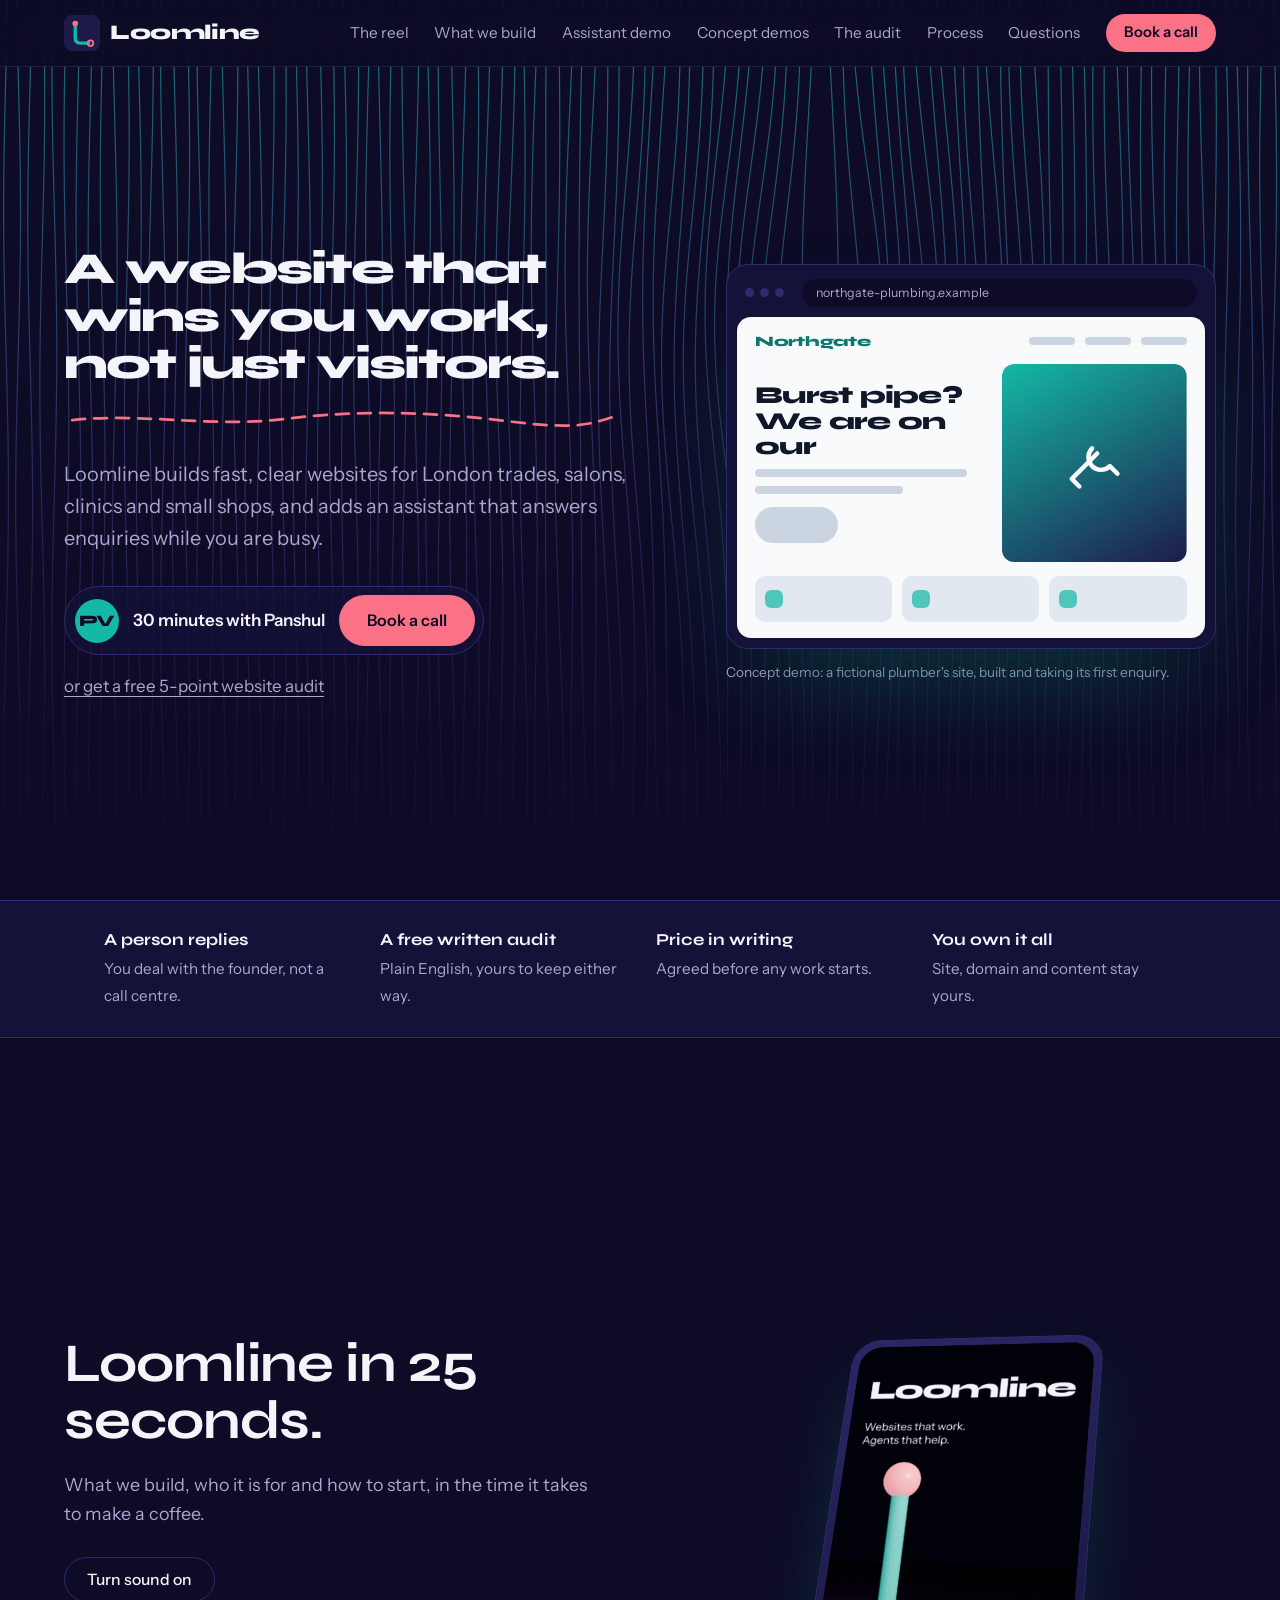
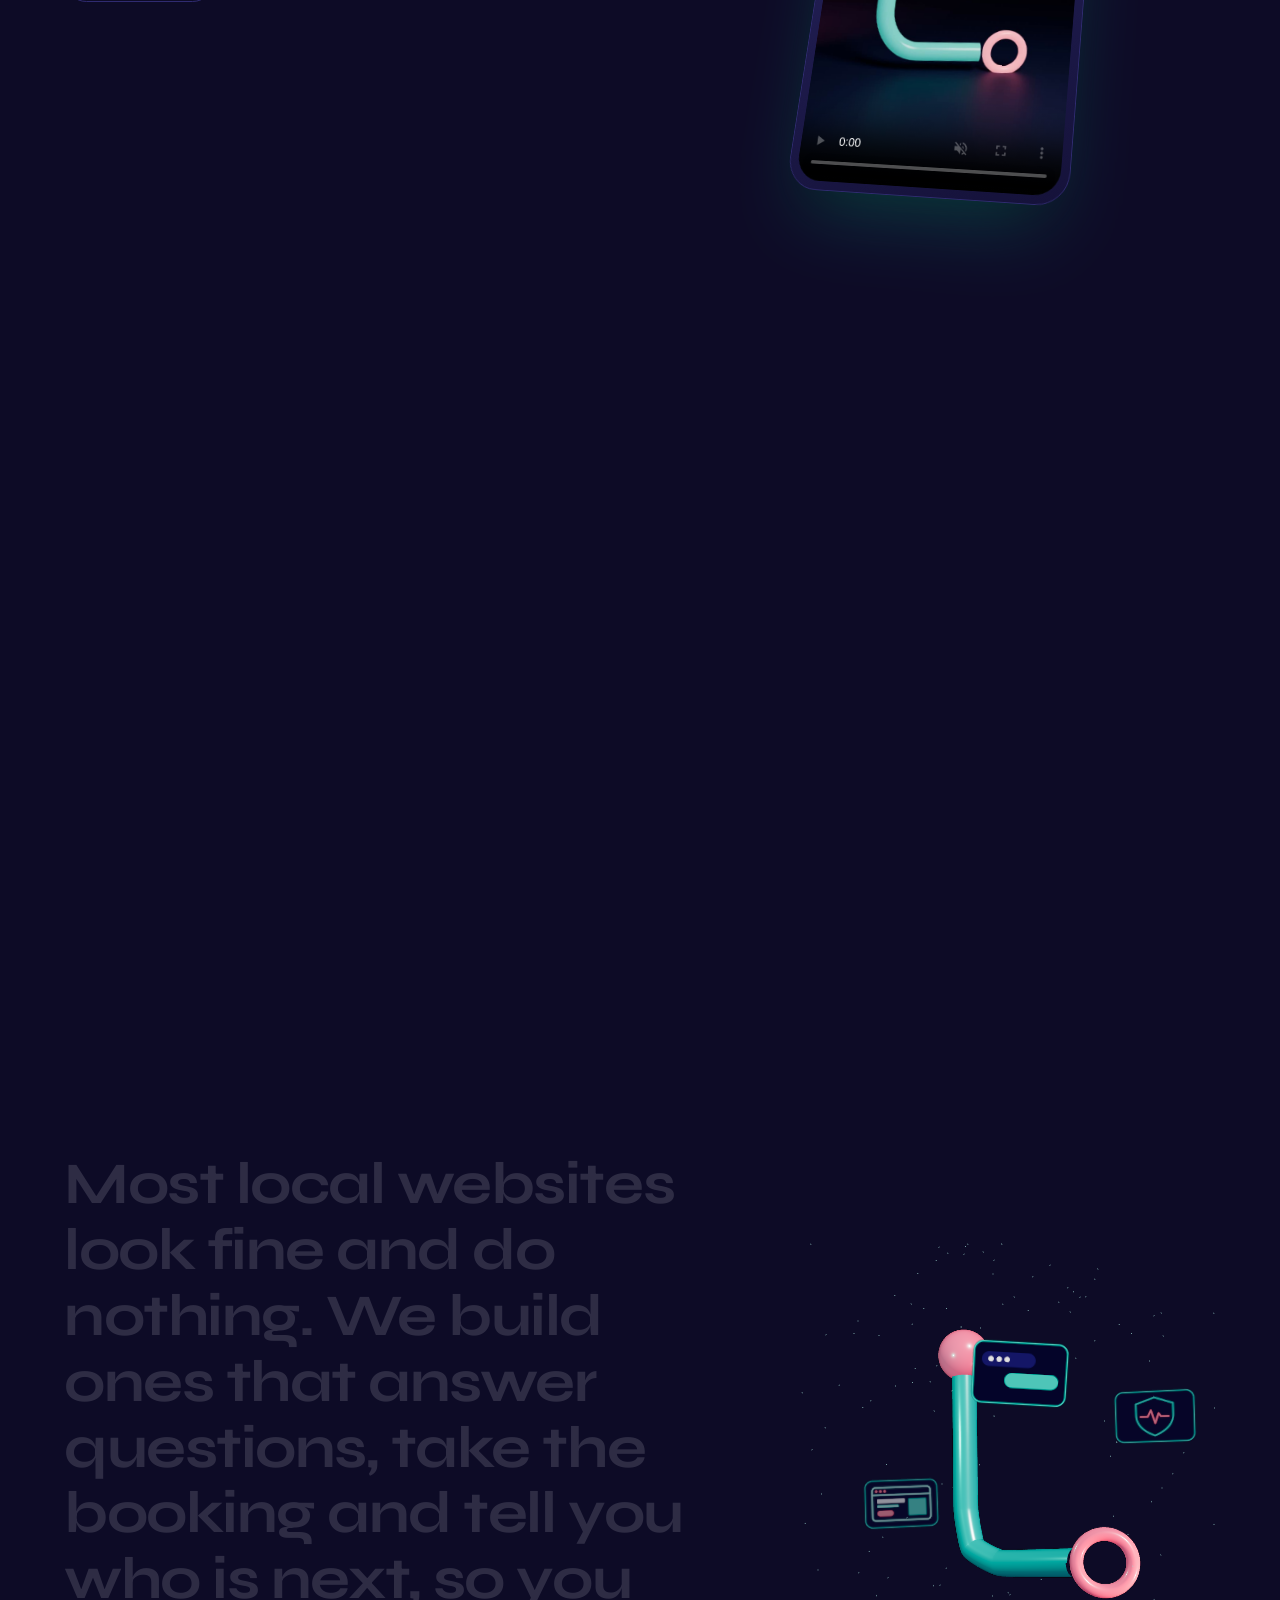
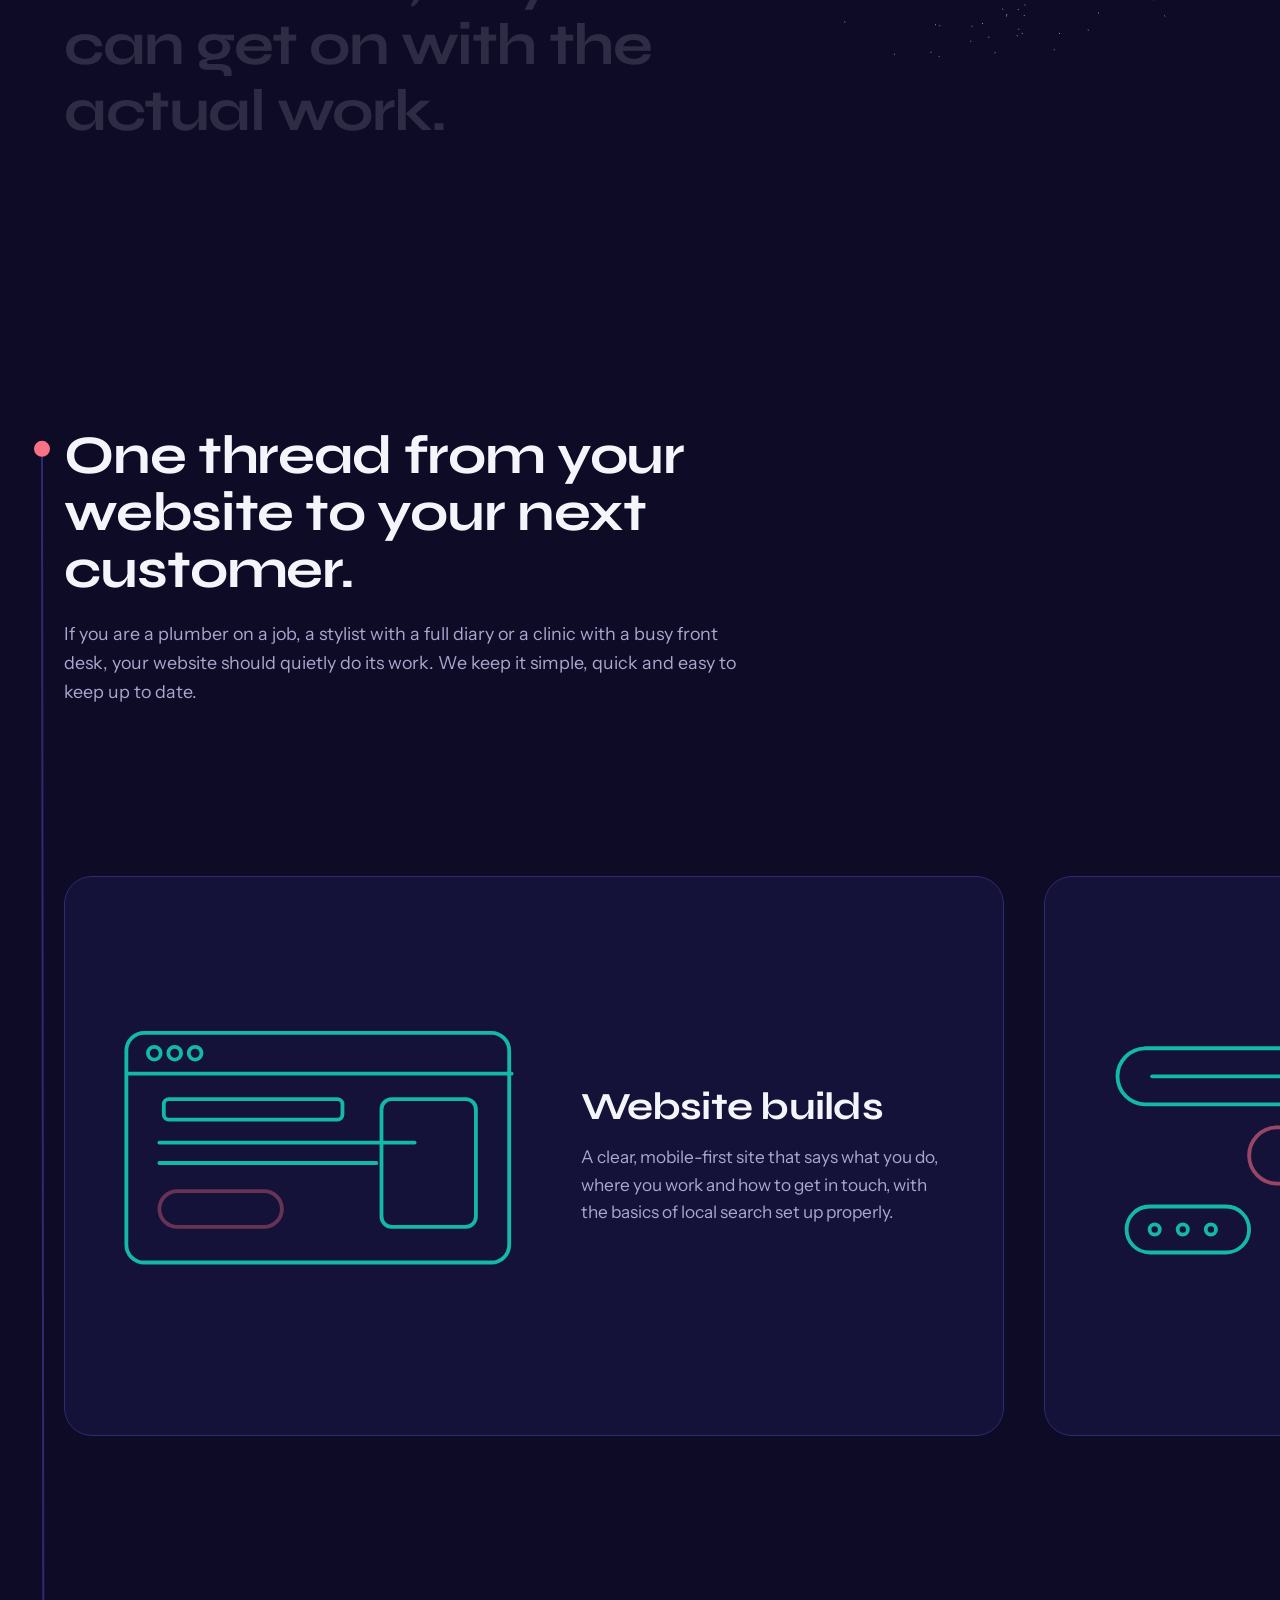
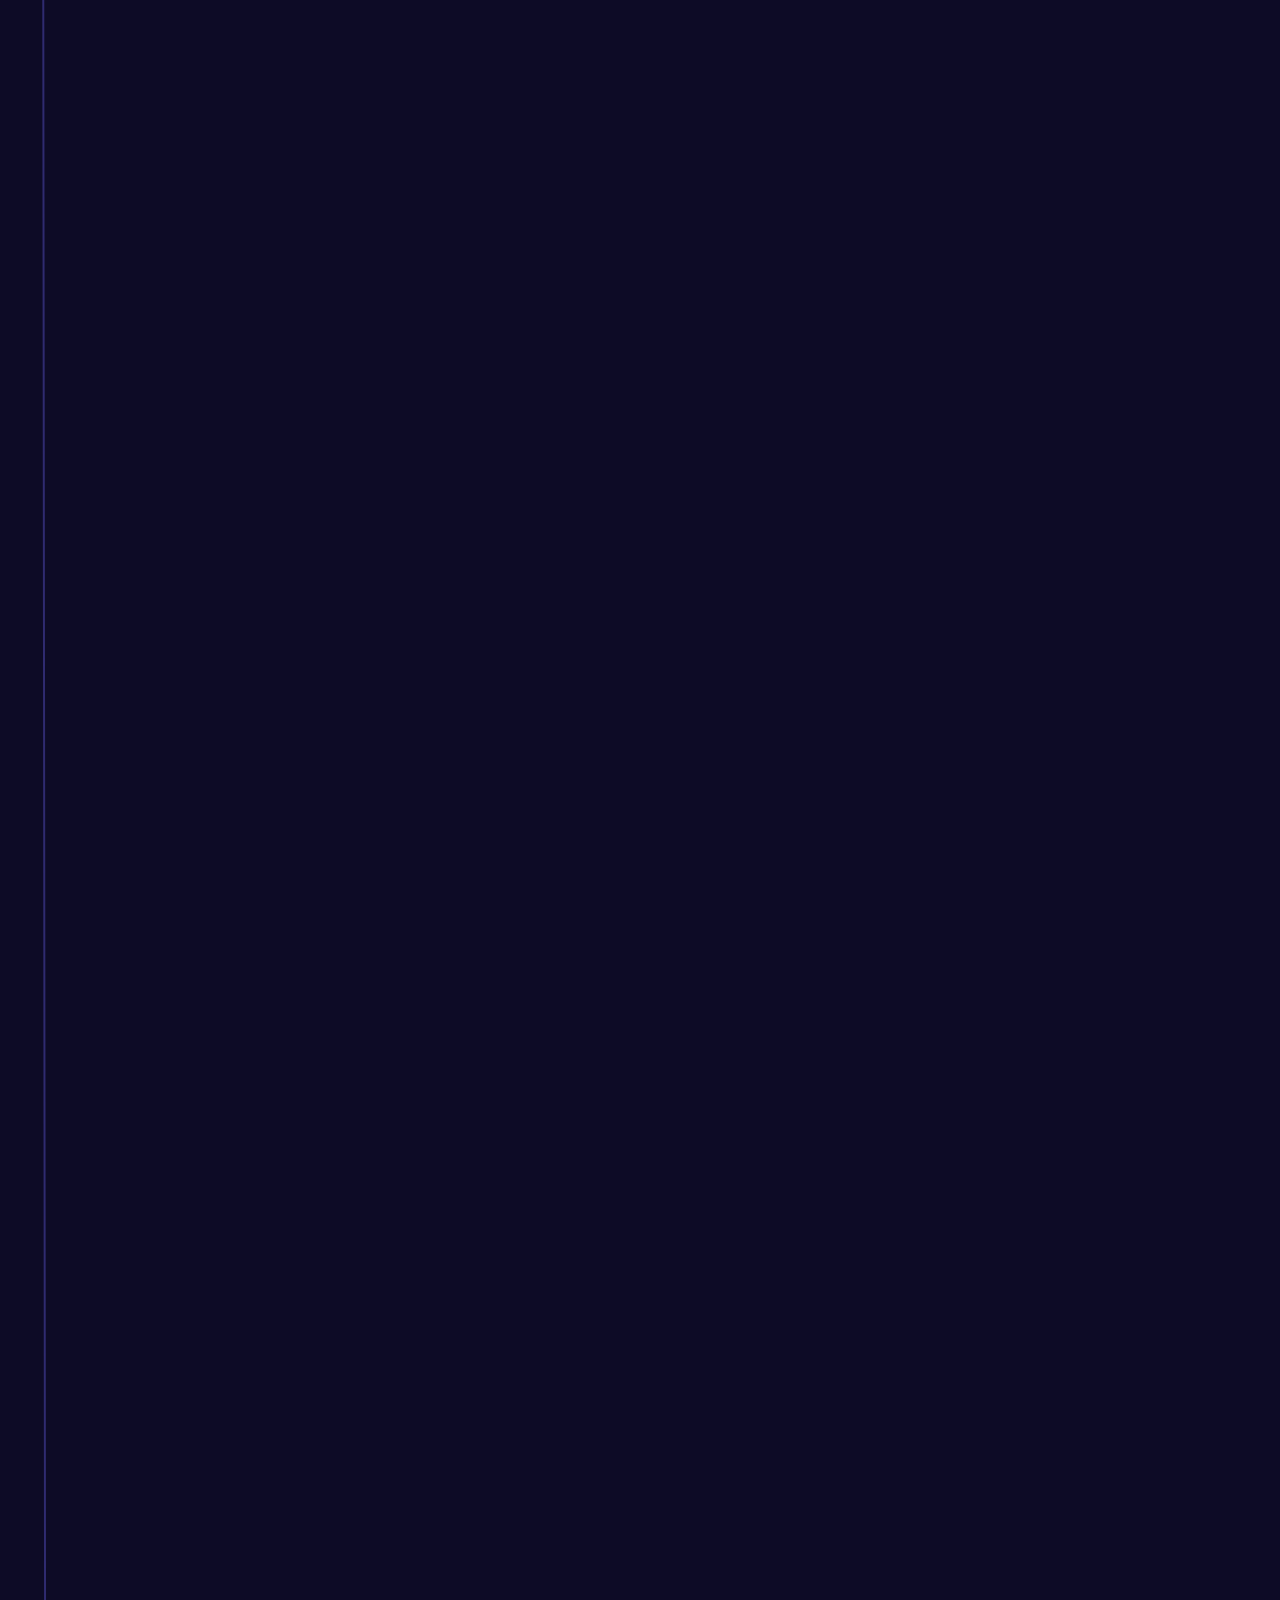
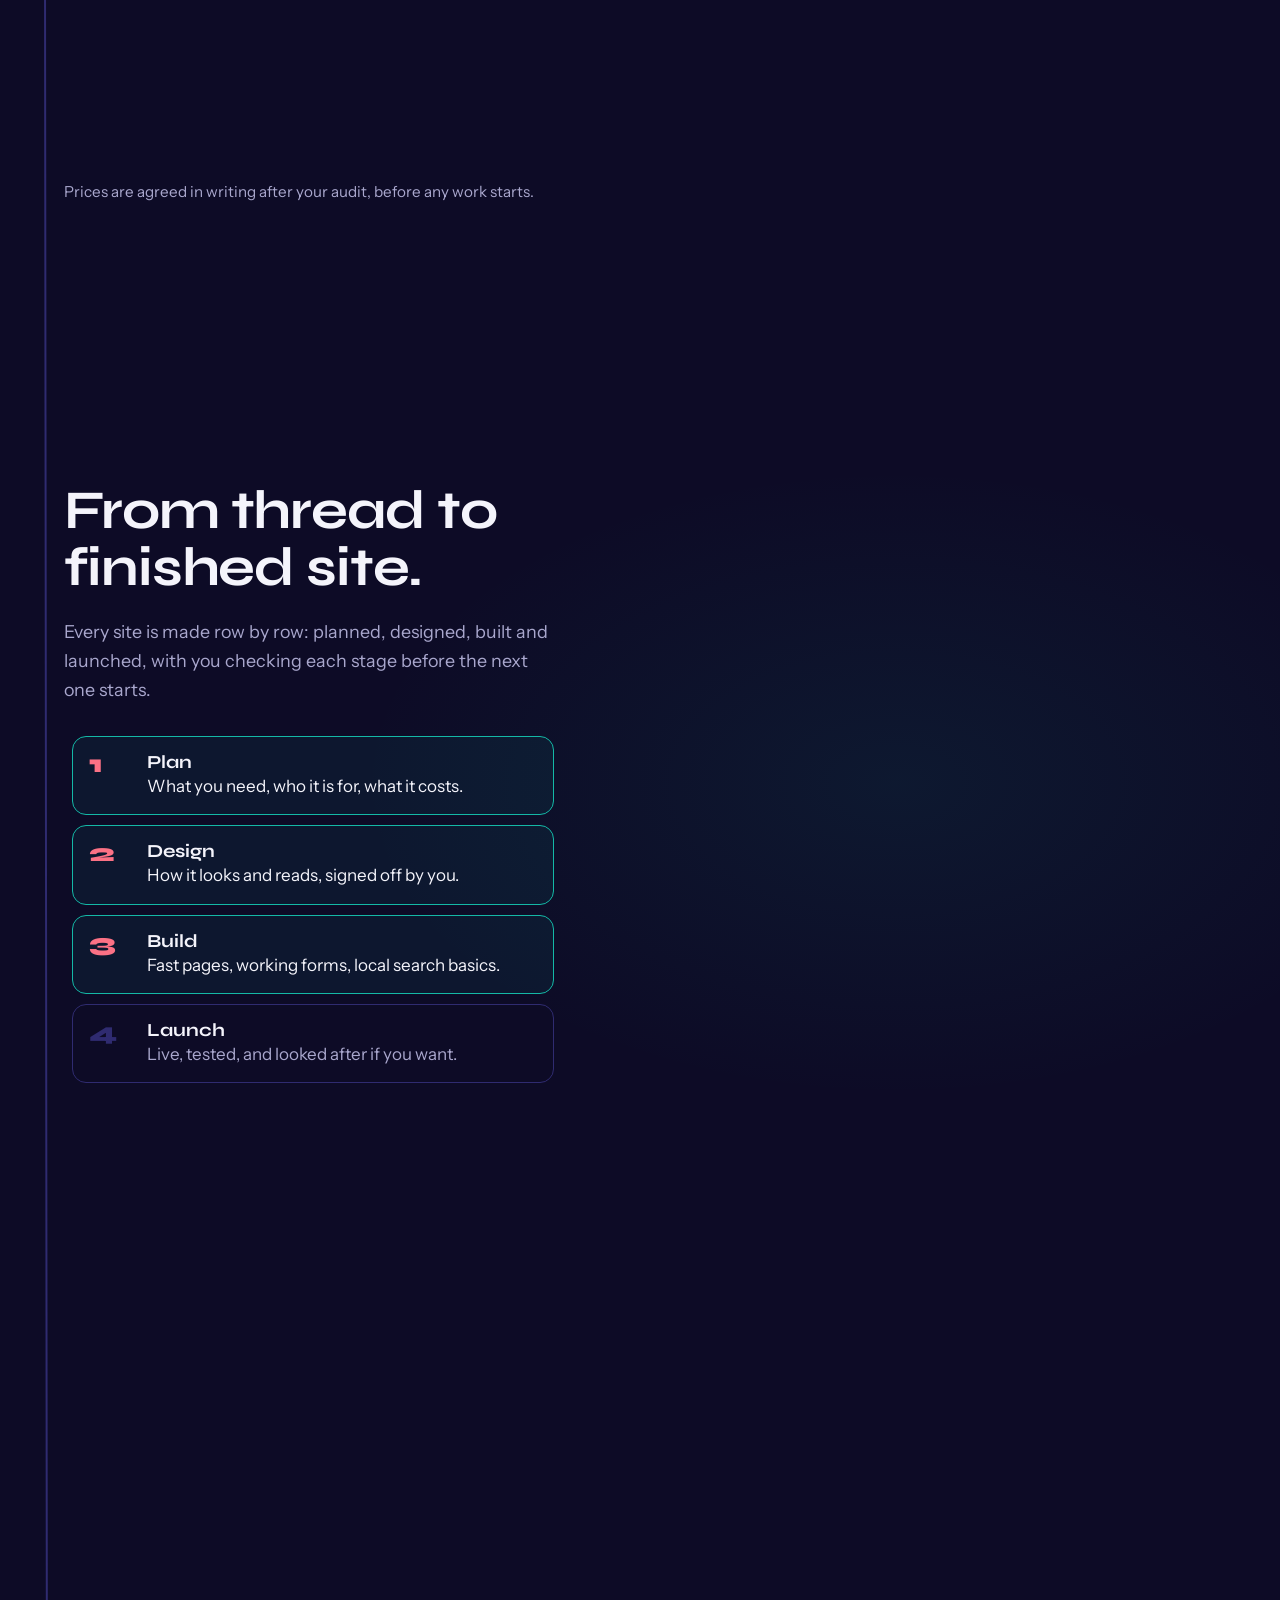
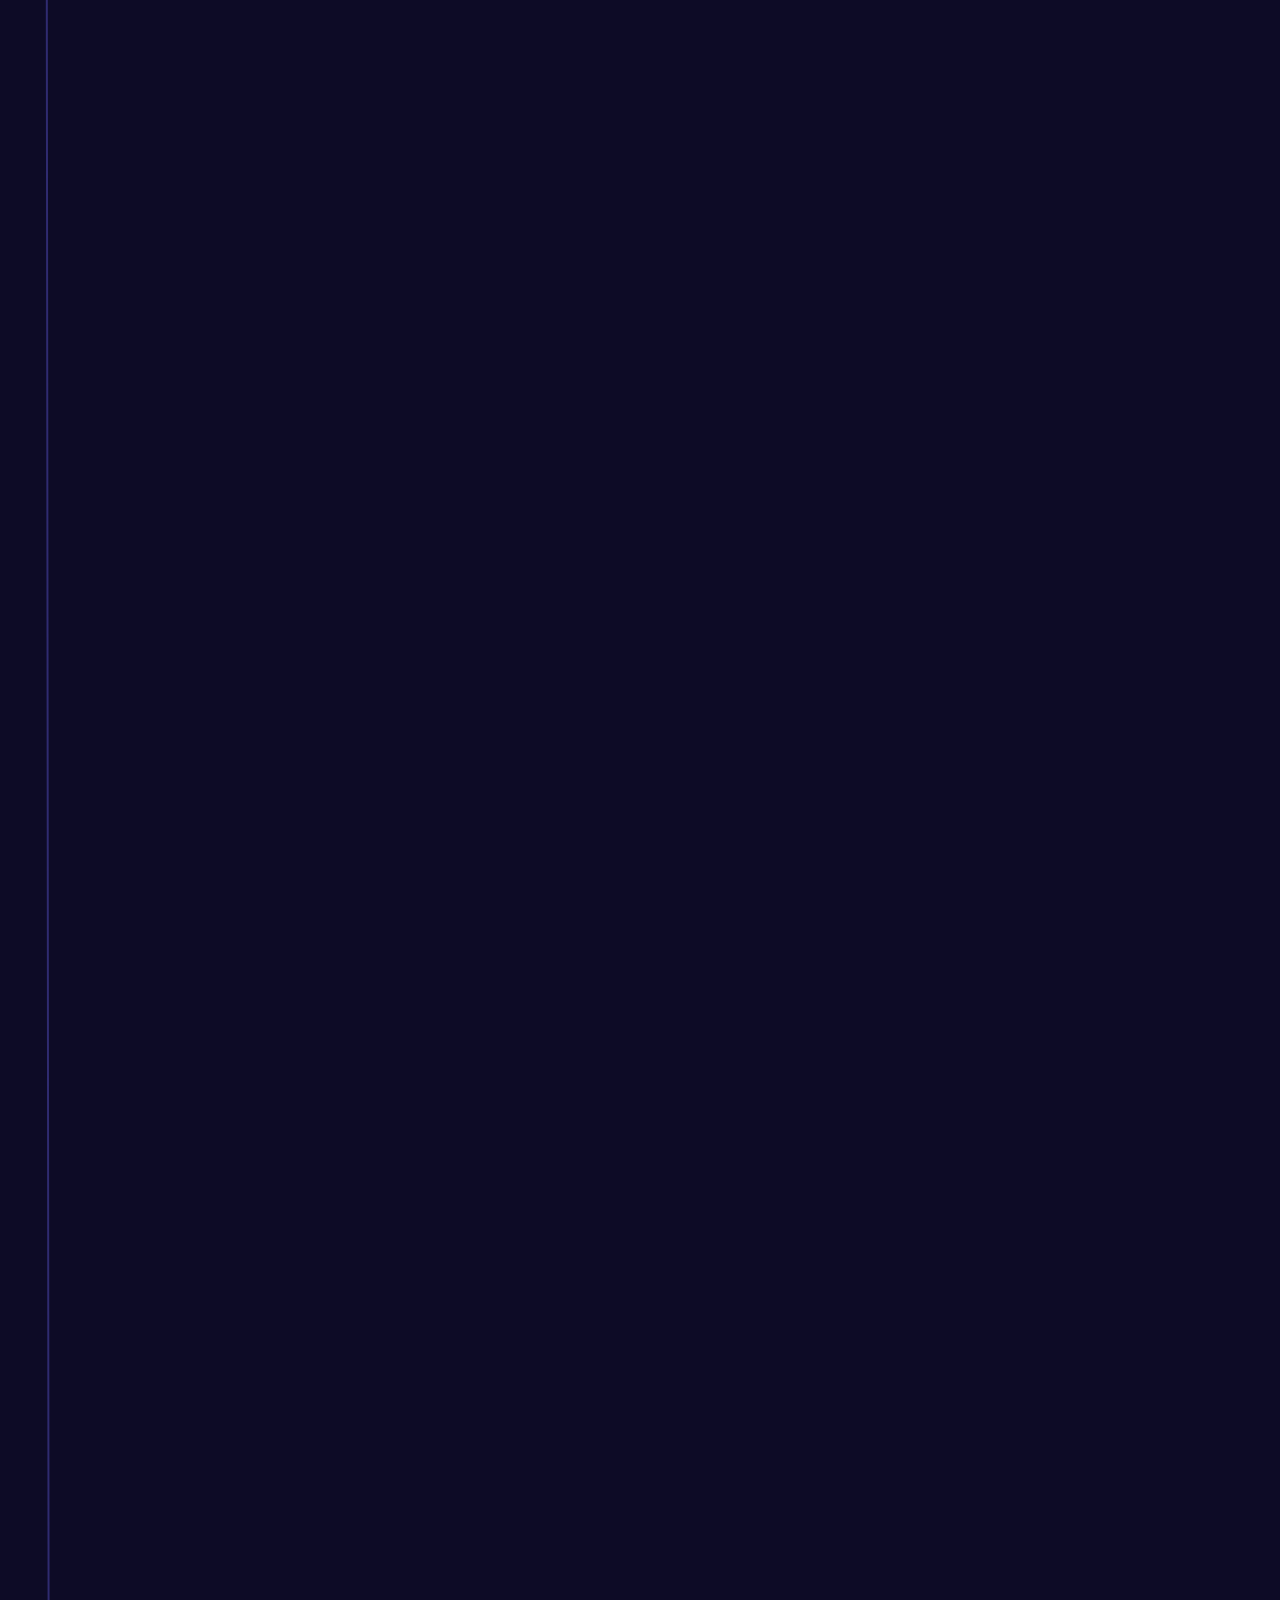
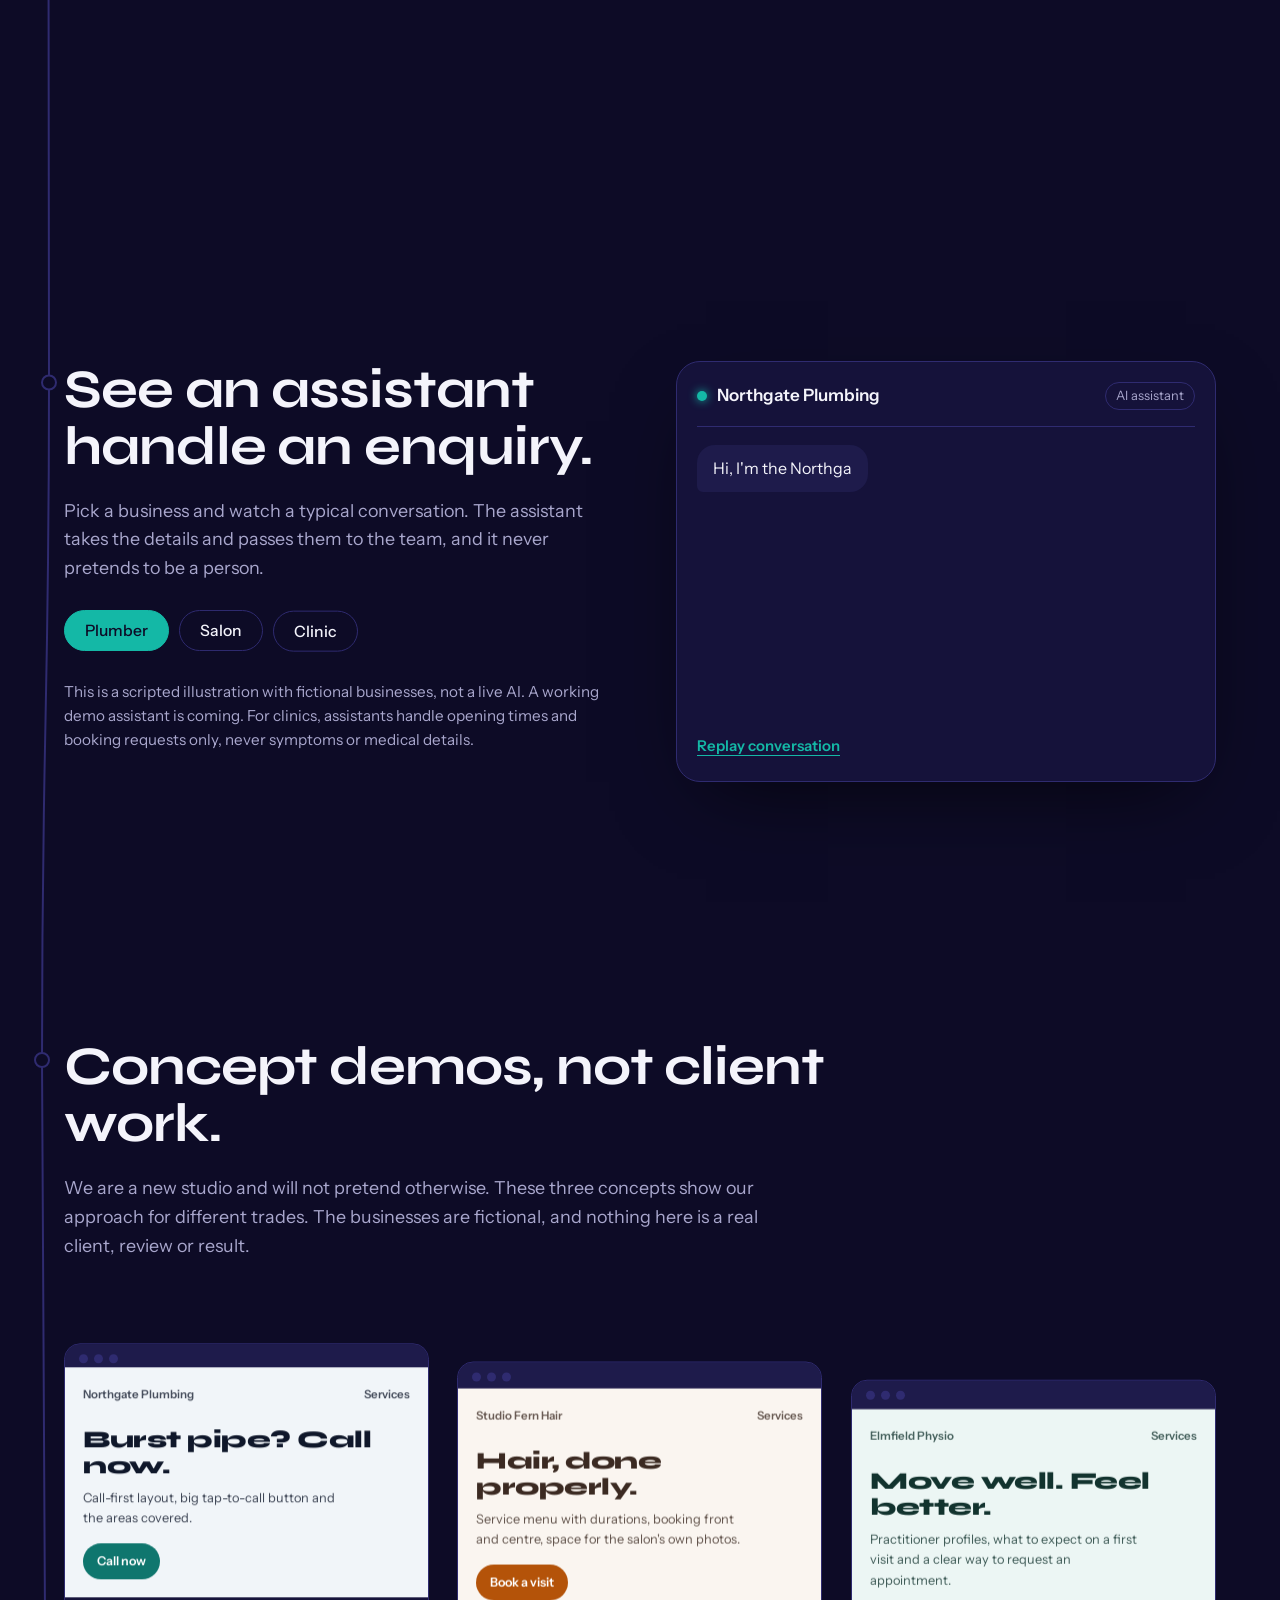
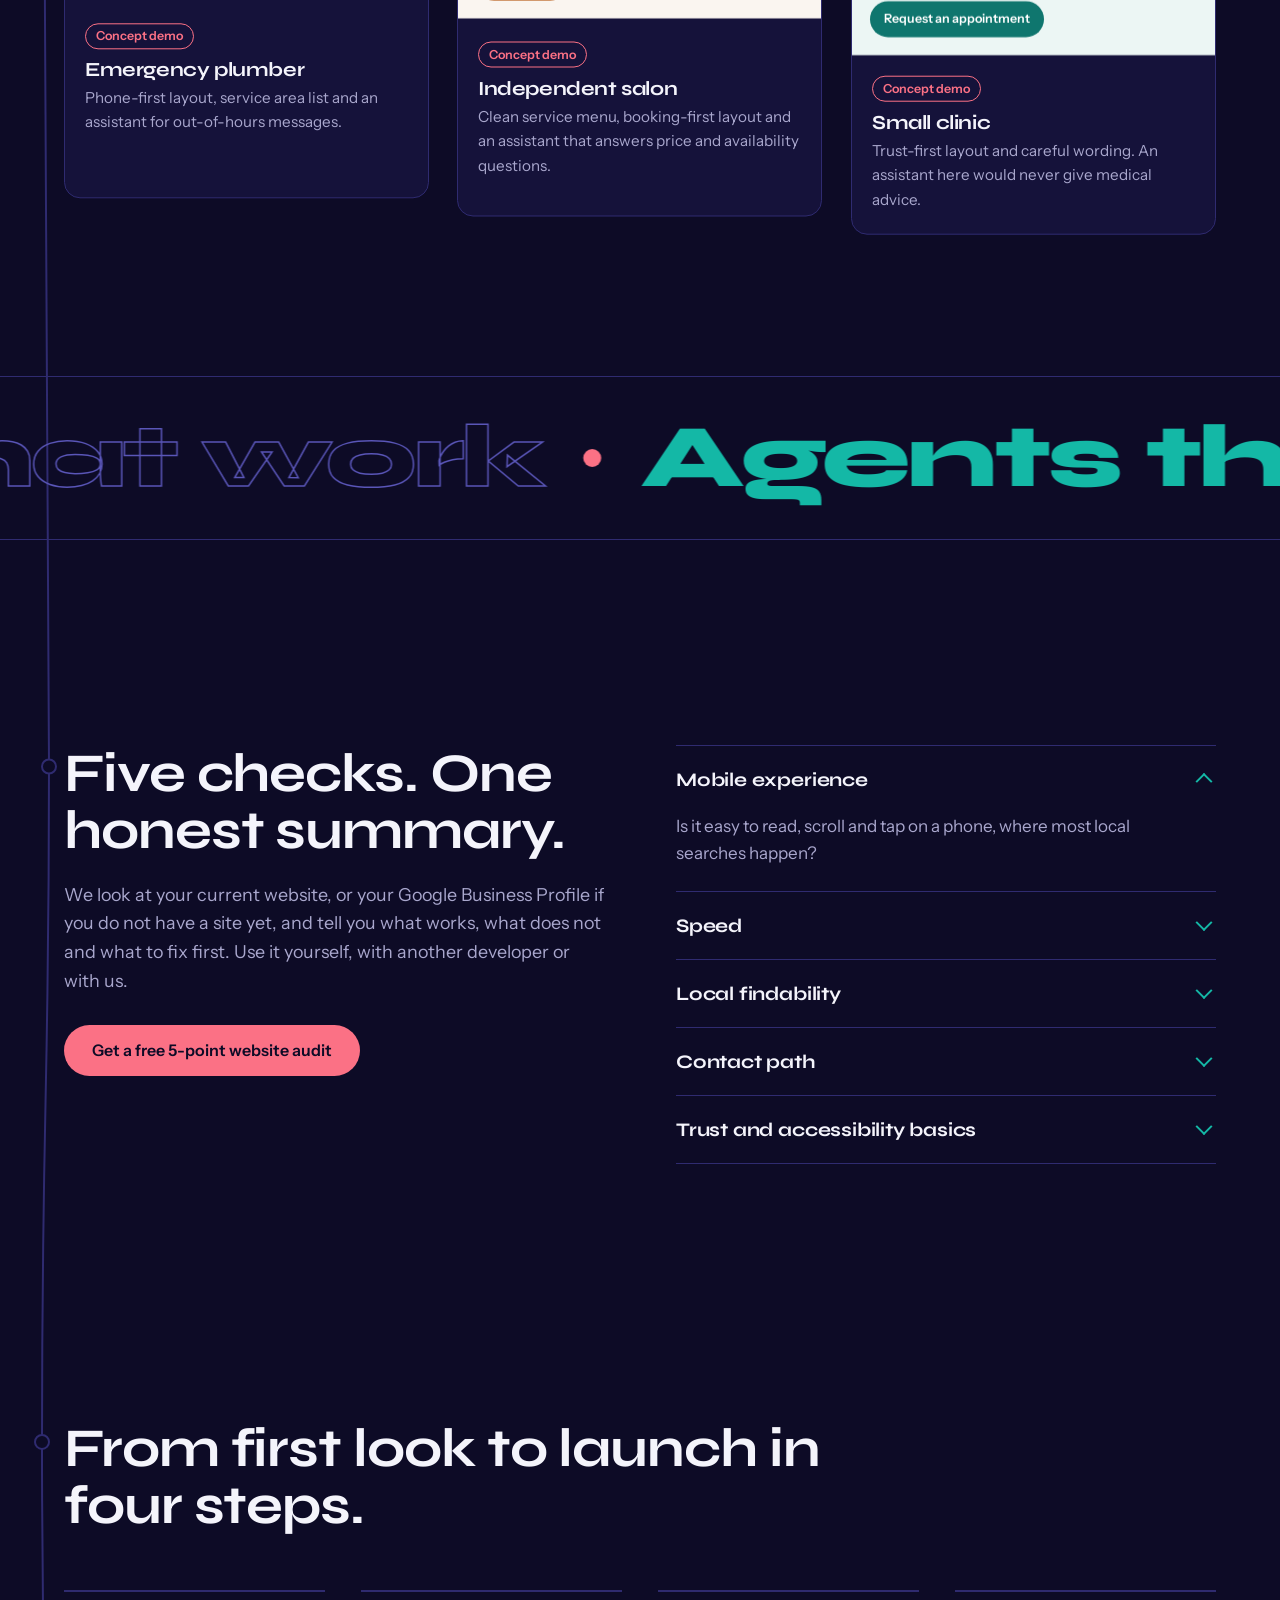
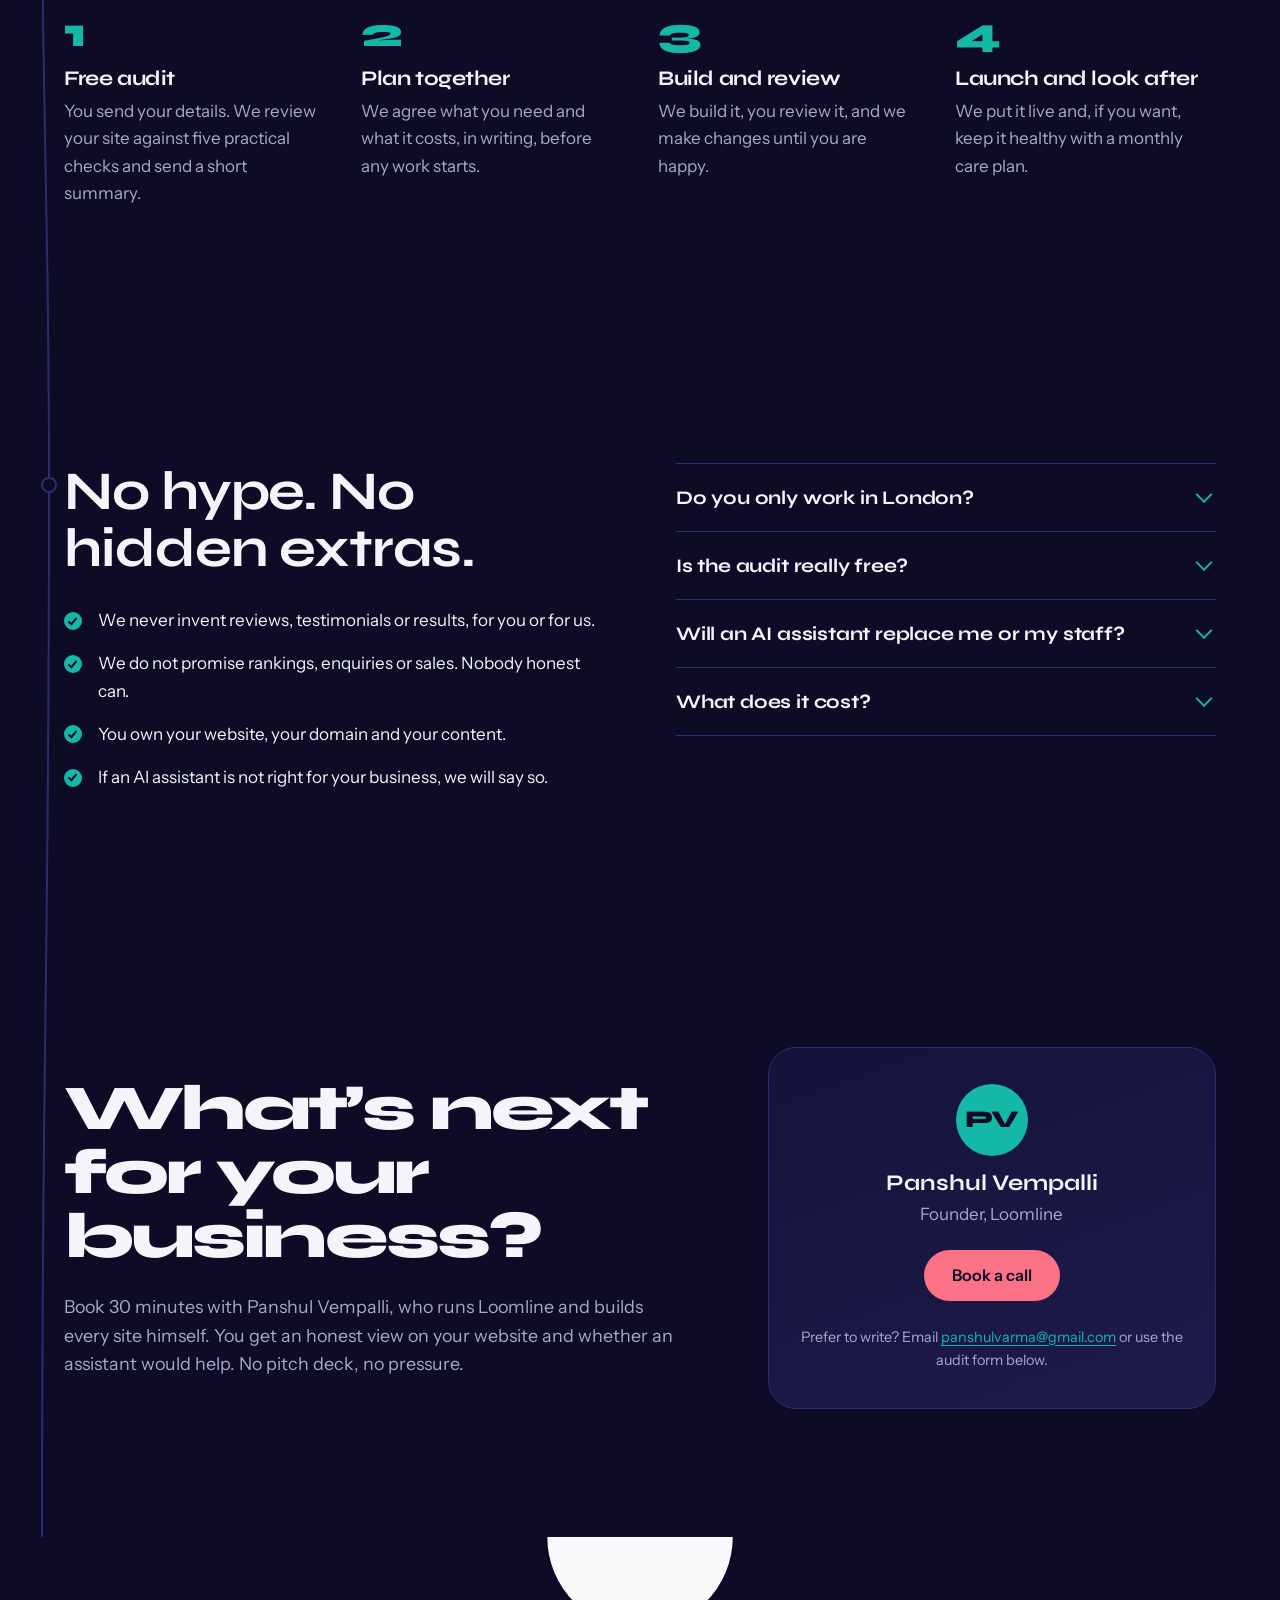
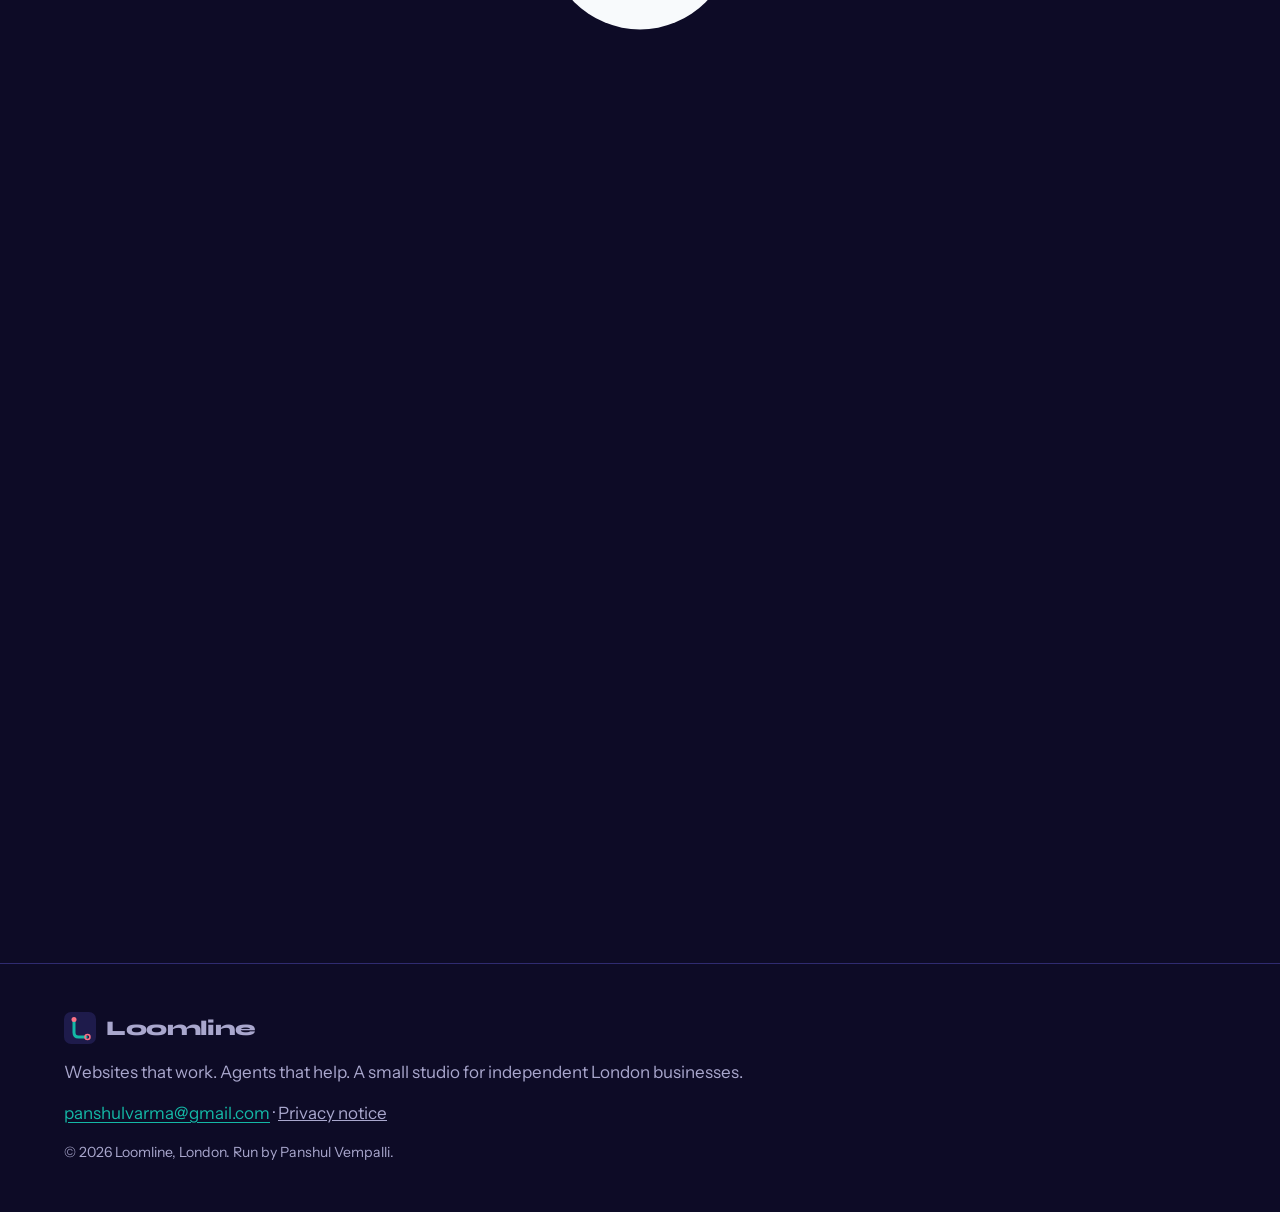
<file: index.html>
<!doctype html>
<html lang="en-GB">
<head>
<meta charset="utf-8">
<meta name="viewport" content="width=device-width, initial-scale=1">
<title>Loomline | Websites and AI assistants for London local businesses</title>
<meta name="description" content="Loomline builds fast websites and AI enquiry assistants for independent London trades, salons, clinics and small shops. Get a free 5-point website audit.">
<meta name="theme-color" content="#0D0B26">
<!-- Security: CSP prevents XSS, clickjacking and data-injection -->
<meta http-equiv="Content-Security-Policy" content="default-src 'self'; script-src 'self' 'unsafe-inline' cdn.jsdelivr.net cdnjs.cloudflare.com; style-src 'self' 'unsafe-inline'; font-src 'self'; img-src 'self' data:; connect-src 'self' https://api.web3forms.com; frame-ancestors 'none'; form-action 'self' https://api.web3forms.com mailto:; base-uri 'self'; object-src 'none'; upgrade-insecure-requests">
<meta http-equiv="X-Content-Type-Options" content="nosniff">
<meta http-equiv="Referrer-Policy" content="strict-origin-when-cross-origin">
<meta http-equiv="Permissions-Policy" content="camera=(), microphone=(), geolocation=(), payment=()">
<meta property="og:type" content="website">
<meta property="og:site_name" content="Loomline">
<meta property="og:locale" content="en_GB">
<meta property="og:title" content="Loomline | Websites and AI assistants for London local businesses">
<meta property="og:description" content="Fast websites and AI enquiry assistants for independent London businesses. Get a free 5-point website audit.">
<!-- TODO before launch: once the domain is chosen, add <link rel="canonical">, og:url and an absolute og:image (assets/og-image.png), and a sitemap line in robots.txt. -->
<link rel="icon" href="favicon.svg" type="image/svg+xml">
<link rel="preload" href="assets/fonts/syne-latin-800-normal.woff2" as="font" type="font/woff2" crossorigin>
<script>(function(d){d.className+=' js';if(!matchMedia('(prefers-reduced-motion: reduce)').matches){d.className+=' motion-ok';setTimeout(function(){d.className+=' motion-fallback';},2500);}})(document.documentElement);</script>
<link rel="stylesheet" href="assets/styles.css">
<script type="application/ld+json">{
 "@context": "https://schema.org",
 "@type": "ProfessionalService",
 "name": "Loomline",
 "description": "Web development and AI agent studio for independent local service businesses in London: website builds, AI enquiry and booking assistants, and monthly care plans.",
 "areaServed": {"@type": "City", "name": "London"},
 "address": {"@type": "PostalAddress", "addressLocality": "London", "addressCountry": "GB"},
 "knowsAbout": ["Web design", "Web development", "Local SEO", "AI chatbots", "Website maintenance"]
}</script>
</head>
<body>
<a class="skip" href="#main">Skip to main content</a>

<header class="bar">
  <a class="brand" href="#top" aria-label="Loomline home"><img src="assets/logo-icon.svg" alt="" width="36" height="36"><span>Loomline</span></a>
  <button class="bar__toggle" type="button" aria-expanded="false" aria-controls="nav">Menu</button>
  <nav class="nav" id="nav" aria-label="Main">
    <a href="#reel">The reel</a>
    <a href="#build">What we build</a>
    <a href="#assistant">Assistant demo</a>
    <a href="#demos">Concept demos</a>
    <a href="#audit">The audit</a>
    <a href="#process">Process</a>
    <a href="#faq">Questions</a>
    <a class="btn btn--small" href="#book">Book a call</a>
  </nav>
</header>

<main id="main">

<section class="hero" id="top">
  <canvas class="hero__canvas" id="weave" aria-hidden="true"></canvas>
  <div class="hero__inner">
    <div class="hero__grid">
      <div class="hero__copy">
        <h1 class="hero__title" aria-label="A website that wins you work, not just visitors.">
          <span class="hero__line"><span>A&nbsp;website that</span></span>
          <span class="hero__line"><span>wins you work,</span></span>
          <span class="hero__line"><span>not just visitors.</span></span>
        </h1>
        <svg class="stitch" viewBox="0 0 600 24" preserveAspectRatio="none" aria-hidden="true" focusable="false">
          <defs><clipPath id="stitchClip"><rect id="stitchReveal" x="0" y="0" width="600" height="24"/></clipPath></defs>
          <path class="stitch__line" clip-path="url(#stitchClip)" d="M2 14 C 80 4, 160 22, 240 12 S 400 4, 480 14 S 570 18, 598 10"/>
        </svg>
        <p class="hero__lead">Loomline builds fast, clear websites for London trades, salons, clinics and small shops, and adds an assistant that answers enquiries while you are busy.</p>
        <div class="hero__actions">
          <div class="bookpill">
            <span class="bookpill__mark" aria-hidden="true">PV</span>
            <span class="bookpill__text">30 minutes with Panshul</span>
            <!-- TODO: replace href with your Cal.com booking link once created -->
            <a class="btn btn--magnet" href="#book">Book a call</a>
          </div>
          <a class="hero__alt" href="#contact">or get a free 5-point website audit</a>
        </div>
      </div>
      <figure class="build" aria-label="Concept demo: a fictional plumber's website being built and taking its first enquiry">
        <div class="build__frame">
          <div class="build__bar" aria-hidden="true"><i></i><i></i><i></i><span class="build__url">northgate-plumbing.example</span></div>
          <div class="build__page" aria-hidden="true">
            <div class="b-nav"><span class="b-logo">Northgate</span><span class="b-link"></span><span class="b-link"></span><span class="b-link"></span></div>
            <div class="b-hero">
              <div class="b-text">
                <div class="b-h"><span class="b-h__text">Burst pipe? We are on our way.</span></div>
                <div class="b-p"></div><div class="b-p b-p--short"></div>
                <span class="b-btn">Call now</span>
              </div>
              <div class="b-img"><svg viewBox="0 0 64 64"><path d="M14 44 L34 24 M30 20 a8 8 0 1 0 14 14 l6 6 M20 50 l-6-6" /></svg></div>
            </div>
            <div class="b-cards"><span><i></i></span><span><i></i></span><span><i></i></span></div>
            <div class="b-chat">
              <div class="b-chat__head"><i></i>Northgate assistant <em>AI</em></div>
              <div class="b-msg b-msg--bot"><span class="b-msg__text">Hi, I'm Northgate's AI assistant. What's the problem?</span><span class="b-typing"><i></i><i></i><i></i></span></div>
              <div class="b-msg b-msg--me">Leaking boiler in E8.</div>
            </div>
            <svg class="b-cursor" viewBox="0 0 24 24"><path d="M4 2 L20 12 L12 13.5 L8.5 21 Z"/></svg>
            <span class="b-ripple"></span>
          </div>
          <div class="build__toast"><i></i><span><strong>New lead</strong> Leaking boiler in E8, sent to your phone</span></div>
        </div>
        <figcaption>Concept demo: a fictional plumber's site, built and taking its first enquiry.</figcaption>
      </figure>
    </div>
  </div>
</section>

<section class="promises" aria-label="How we work">
  <ul class="promises__list">
    <li><strong>A person replies</strong><span>You deal with the founder, not a call centre.</span></li>
    <li><strong>A free written audit</strong><span>Plain English, yours to keep either way.</span></li>
    <li><strong>Price in writing</strong><span>Agreed before any work starts.</span></li>
    <li><strong>You own it all</strong><span>Site, domain and content stay yours.</span></li>
  </ul>
</section>

<section class="reel" id="reel" aria-labelledby="reel-title">
  <div class="reel__inner">
    <div class="reel__copy">
      <h2 class="section__title" id="reel-title" data-reveal>Loomline in 25 seconds.</h2>
      <p class="section__lead">What we build, who it is for and how to start, in the time it takes to make a coffee.</p>
      <button class="reel__sound" id="reelSound" type="button" aria-pressed="false">Turn sound on</button>
    </div>
    <div class="reel__stage">
      <div class="reel__phone" id="reelPhone">
        <video id="reelVideo" class="reel__video" src="assets/media/loomline-reel.mp4" poster="assets/media/reel-poster.jpg" muted loop playsinline preload="metadata" width="720" height="1280" aria-label="Loomline launch reel, 25 seconds"></video>
      </div>
    </div>
  </div>
</section>

<section class="manifesto" aria-label="What we believe">
  <div class="manifesto__inner">
  <div class="orb" id="orb" aria-hidden="true"></div>
  <p class="manifesto__text" data-scrub-words>Most local websites look fine and do nothing. We build ones that answer questions, take the booking and tell you who is next, so you can get on with the actual work.</p>
  </div>
</section>

<svg class="thread" id="thread" aria-hidden="true" focusable="false"><path class="thread__base"></path><path class="thread__draw"></path><g class="thread__nodes"></g><circle class="thread__head" r="6"></circle></svg>

<section class="section" id="build" data-node>
  <div class="wrap">
    <h2 class="section__title" data-anchor data-reveal>One thread from your website to your next customer.</h2>
    <p class="section__lead">If you are a plumber on a job, a stylist with a full diary or a clinic with a busy front desk, your website should quietly do its work. We keep it simple, quick and easy to keep up to date.</p>
  </div>
  <div class="panels-viewport">
    <div class="panels">
      <article class="panel">
        <svg class="panel__art" viewBox="0 0 320 200" aria-hidden="true" focusable="false">
          <rect class="draw" x="10" y="10" width="300" height="180" rx="14" pathLength="1"/>
          <line class="draw" x1="10" y1="42" x2="310" y2="42" pathLength="1"/>
          <circle class="draw" cx="30" cy="26" r="5" pathLength="1"/><circle class="draw" cx="46" cy="26" r="5" pathLength="1"/><circle class="draw" cx="62" cy="26" r="5" pathLength="1"/>
          <rect class="draw" x="34" y="62" width="140" height="16" rx="4" pathLength="1"/>
          <line class="draw" x1="34" y1="96" x2="234" y2="96" pathLength="1"/><line class="draw" x1="34" y1="112" x2="204" y2="112" pathLength="1"/>
          <rect class="draw draw--coral" x="34" y="134" width="96" height="28" rx="14" pathLength="1"/>
          <rect class="draw" x="212" y="62" width="74" height="100" rx="8" pathLength="1"/>
        </svg>
        <div class="panel__text">
          <h3>Website builds</h3>
          <p>A clear, mobile-first site that says what you do, where you work and how to get in touch, with the basics of local search set up properly.</p>
        </div>
      </article>
      <article class="panel">
        <svg class="panel__art" viewBox="0 0 320 200" aria-hidden="true" focusable="false">
          <rect class="draw" x="20" y="22" width="180" height="44" rx="22" pathLength="1"/>
          <rect class="draw draw--coral" x="120" y="84" width="180" height="44" rx="22" pathLength="1"/>
          <rect class="draw" x="20" y="146" width="96" height="36" rx="18" pathLength="1"/>
          <circle class="draw" cx="46" cy="164" r="4" pathLength="1"/><circle class="draw" cx="68" cy="164" r="4" pathLength="1"/><circle class="draw" cx="90" cy="164" r="4" pathLength="1"/>
          <line class="draw" x1="44" y1="44" x2="168" y2="44" pathLength="1"/><line class="draw draw--coral" x1="146" y1="106" x2="272" y2="106" pathLength="1"/>
        </svg>
        <div class="panel__text">
          <h3>AI enquiry and booking assistants</h3>
          <p>A chat assistant on your site that answers common questions and takes job details, then hands real leads to real people. It always says it is an assistant, and you stay in control.</p>
        </div>
      </article>
      <article class="panel">
        <svg class="panel__art" viewBox="0 0 320 200" aria-hidden="true" focusable="false">
          <path class="draw" d="M160 12 L262 48 V100 C262 146 216 176 160 192 C104 176 58 146 58 100 V48 Z" pathLength="1"/>
          <path class="draw draw--coral" d="M84 108 H124 L140 76 L160 140 L178 92 L190 108 H236" pathLength="1"/>
        </svg>
        <div class="panel__text">
          <h3>Monthly care plans</h3>
          <p>Hosting, updates, small edits and a quick monthly check, so your site stays secure and current without you thinking about it.</p>
        </div>
      </article>
    </div>
  </div>
  <div class="wrap">
    <p class="section__note">Prices are agreed in writing after your audit, before any work starts.</p>
  </div>
</section>

<section class="loom" id="loom" aria-labelledby="loom-title">
  <div class="loom__inner">
    <div class="loom__copy">
      <h2 class="section__title" id="loom-title" data-reveal>From thread to finished site.</h2>
      <p class="section__lead">Every site is made row by row: planned, designed, built and launched, with you checking each stage before the next one starts.</p>
      <ol class="loom__stages">
        <li><span>Plan</span>What you need, who it is for, what it costs.</li>
        <li><span>Design</span>How it looks and reads, signed off by you.</li>
        <li><span>Build</span>Fast pages, working forms, local search basics.</li>
        <li><span>Launch</span>Live, tested, and looked after if you want.</li>
      </ol>
    </div>
    <div class="loom__stage">
      <canvas id="loomCanvas" width="640" height="720" role="img" aria-label="An animated loom weaving a picture of a website, row by row"></canvas>
    </div>
  </div>
</section>

<section class="section" id="assistant" data-node>
  <div class="wrap split">
    <div>
      <h2 class="section__title" data-anchor data-reveal>See an assistant handle an enquiry.</h2>
      <p class="section__lead">Pick a business and watch a typical conversation. The assistant takes the details and passes them to the team, and it never pretends to be a person.</p>
      <div class="chips" role="group" aria-label="Choose a demo business">
        <button class="chip" type="button" data-scenario="plumber" aria-pressed="true">Plumber</button>
        <button class="chip" type="button" data-scenario="salon" aria-pressed="false">Salon</button>
        <button class="chip" type="button" data-scenario="clinic" aria-pressed="false">Clinic</button>
      </div>
      <p class="section__note">This is a scripted illustration with fictional businesses, not a live AI. A working demo assistant is coming. For clinics, assistants handle opening times and booking requests only, never symptoms or medical details.</p>
    </div>
    <div class="chat" id="chat">
      <div class="chat__head"><span class="chat__dot"></span><strong id="chatName">Northgate Plumbing</strong><span class="chat__tag">AI assistant</span></div>
      <div class="chat__log" id="chatLog" role="log" aria-live="off"></div>
      <div class="lead-card" id="leadCard" aria-live="polite" hidden></div>
      <button class="chat__replay" id="chatReplay" type="button">Replay conversation</button>
    </div>
  </div>
</section>

<section class="section" id="demos" data-node>
  <div class="wrap">
    <h2 class="section__title" data-anchor data-reveal>Concept demos, not client work.</h2>
    <p class="section__lead">We are a new studio and will not pretend otherwise. These three concepts show our approach for different trades. The businesses are fictional, and nothing here is a real client, review or result.</p>
    <div class="frames">
      <article class="frame" tabindex="0">
        <div class="frame__top" aria-hidden="true"><i></i><i></i><i></i></div>
        <div class="frame__screen frame__screen--a" aria-hidden="true">
          <div class="mini-nav"><span>Northgate Plumbing</span><span>Services</span></div>
          <div class="mini-h">Burst pipe? Call now.</div>
          <div class="mini-p">Call-first layout, big tap-to-call button and the areas covered.</div>
          <span class="mini-btn">Call now</span>
        </div>
        <div class="frame__meta"><span class="badge">Concept demo</span><h3>Emergency plumber</h3><p>Phone-first layout, service area list and an assistant for out-of-hours messages.</p></div>
      </article>
      <article class="frame" tabindex="0">
        <div class="frame__top" aria-hidden="true"><i></i><i></i><i></i></div>
        <div class="frame__screen frame__screen--b" aria-hidden="true">
          <div class="mini-nav"><span>Studio Fern Hair</span><span>Services</span></div>
          <div class="mini-h">Hair, done properly.</div>
          <div class="mini-p">Service menu with durations, booking front and centre, space for the salon's own photos.</div>
          <span class="mini-btn">Book a visit</span>
        </div>
        <div class="frame__meta"><span class="badge">Concept demo</span><h3>Independent salon</h3><p>Clean service menu, booking-first layout and an assistant that answers price and availability questions.</p></div>
      </article>
      <article class="frame" tabindex="0">
        <div class="frame__top" aria-hidden="true"><i></i><i></i><i></i></div>
        <div class="frame__screen frame__screen--c" aria-hidden="true">
          <div class="mini-nav"><span>Elmfield Physio</span><span>Services</span></div>
          <div class="mini-h">Move well. Feel better.</div>
          <div class="mini-p">Practitioner profiles, what to expect on a first visit and a clear way to request an appointment.</div>
          <span class="mini-btn">Request an appointment</span>
        </div>
        <div class="frame__meta"><span class="badge">Concept demo</span><h3>Small clinic</h3><p>Trust-first layout and careful wording. An assistant here would never give medical advice.</p></div>
      </article>
    </div>
  </div>
</section>

<div class="marquee" aria-hidden="true"><div class="marquee__track"><span>Websites that work</span><i></i><span>Agents that help</span><i></i><span>Built in London</span><i></i><span>Websites that work</span><i></i><span>Agents that help</span><i></i><span>Built in London</span><i></i><span>Websites that work</span><i></i><span>Agents that help</span><i></i><span>Built in London</span><i></i><span>Websites that work</span><i></i><span>Agents that help</span><i></i><span>Built in London</span><i></i></div></div>

<section class="section" id="audit" data-node>
  <div class="wrap split">
    <div>
      <h2 class="section__title" data-anchor data-reveal>Five checks. One honest summary.</h2>
      <p class="section__lead">We look at your current website, or your Google Business Profile if you do not have a site yet, and tell you what works, what does not and what to fix first. Use it yourself, with another developer or with us.</p>
      <p class="section__cta"><a class="btn btn--magnet" href="#contact">Get a free 5-point website audit</a></p>
    </div>
    <div class="acc">
      <details name="audit" open><summary>Mobile experience</summary><p>Is it easy to read, scroll and tap on a phone, where most local searches happen?</p></details>
      <details name="audit"><summary>Speed</summary><p>Does the page load quickly on an ordinary mobile connection?</p></details>
      <details name="audit"><summary>Local findability</summary><p>Do titles, headings and local details help you appear for the work you want in your area?</p></details>
      <details name="audit"><summary>Contact path</summary><p>Can a visitor call, book or enquire in one or two taps, and does the form actually work?</p></details>
      <details name="audit"><summary>Trust and accessibility basics</summary><p>Is it readable, usable by keyboard and clear about who you are?</p></details>
    </div>
  </div>
</section>

<section class="section" id="process" data-node>
  <div class="wrap">
    <h2 class="section__title" data-anchor data-reveal>From first look to launch in four steps.</h2>
    <div class="steps-wrap">
    <div class="steps__rail" aria-hidden="true"><span></span></div>
    <ol class="steps">
      <li><span class="steps__n">1</span><h3>Free audit</h3><p>You send your details. We review your site against five practical checks and send a short summary.</p></li>
      <li><span class="steps__n">2</span><h3>Plan together</h3><p>We agree what you need and what it costs, in writing, before any work starts.</p></li>
      <li><span class="steps__n">3</span><h3>Build and review</h3><p>We build it, you review it, and we make changes until you are happy.</p></li>
      <li><span class="steps__n">4</span><h3>Launch and look after</h3><p>We put it live and, if you want, keep it healthy with a monthly care plan.</p></li>
    </ol>
    </div>
  </div>
</section>

<section class="section" id="faq" data-node>
  <div class="wrap split">
    <div>
      <h2 class="section__title" data-anchor data-reveal>No hype. No hidden extras.</h2>
      <ul class="ticks">
        <li>We never invent reviews, testimonials or results, for you or for us.</li>
        <li>We do not promise rankings, enquiries or sales. Nobody honest can.</li>
        <li>You own your website, your domain and your content.</li>
        <li>If an AI assistant is not right for your business, we will say so.</li>
      </ul>
    </div>
    <div class="acc">
      <details><summary>Do you only work in London?</summary><p>London is our focus, so we can talk things through in person if that helps. Remote work is fine too.</p></details>
      <details><summary>Is the audit really free?</summary><p>Yes. You get a short written summary of what we found. We will mention how we could help, but there is no pressure and no obligation.</p></details>
      <details><summary>Will an AI assistant replace me or my staff?</summary><p>No. It handles the repetitive first questions and takes down job details so you can reply faster. A person always handles the real work and the final decisions.</p></details>
      <details><summary>What does it cost?</summary><p>Every business is different, so we quote after the audit and agree the price in writing before any work starts.</p></details>
    </div>
  </div>
</section>

<section class="book" id="book" aria-labelledby="book-title">
  <div class="wrap book__inner">
    <div>
      <h2 class="book__title" id="book-title" data-reveal>What&rsquo;s next for your business?</h2>
      <p class="section__lead">Book 30 minutes with Panshul Vempalli, who runs Loomline and builds every site himself. You get an honest view on your website and whether an assistant would help. No pitch deck, no pressure.</p>
    </div>
    <div class="book__card">
      <span class="bookpill__mark bookpill__mark--lg" aria-hidden="true">PV</span>
      <p class="book__name">Panshul Vempalli</p>
      <p class="book__role">Founder, Loomline</p>
      <!-- TODO: replace href with your Cal.com booking link -->
      <a class="btn btn--magnet" href="#contact">Book a call</a>
      <p class="book__note">Prefer to write? Email <a href="mailto:panshulvarma@gmail.com">panshulvarma@gmail.com</a> or use the audit form below.</p>
    </div>
  </div>
</section>

<section class="contact" id="contact">
  <div class="wrap split">
    <div>
      <h2 class="section__title section__title--ink" data-reveal>Get your free <span style="white-space:nowrap">5-point</span> website audit.</h2>
      <p class="section__lead section__lead--ink">Tell us where to look. We will review your site and send a plain-English summary. It is free, there is no obligation, and you keep the findings either way.</p>
    </div>
    <form class="form" id="auditForm" name="audit" method="POST" data-key="PASTE_WEB3FORMS_KEY_HERE" novalidate>
      <p class="form__trap"><label>Leave this empty <input name="bot-field" tabindex="-1" autocomplete="off"></label></p>
      <div class="field"><label for="f-name">Your name</label><input id="f-name" name="name" type="text" autocomplete="name" required></div>
      <div class="field"><label for="f-biz">Business name</label><input id="f-biz" name="business" type="text" autocomplete="organization" required></div>
      <div class="field"><label for="f-url">Website or Google Business Profile link <span class="field__opt">(optional)</span></label><input id="f-url" name="website" type="text" inputmode="url" autocomplete="url"></div>
      <div class="field"><label for="f-email">Email</label><input id="f-email" name="email" type="email" autocomplete="email" required></div>
      <div class="field"><label for="f-msg">Anything you want us to look at? <span class="field__opt">(optional)</span></label><textarea id="f-msg" name="message" rows="3"></textarea></div>
      <div class="check"><input id="f-ok" name="consent" type="checkbox" required><label for="f-ok">I am happy for Loomline to contact me about this audit.</label></div>
      <button class="btn btn--ink" type="submit">Send my audit request</button>
      <p class="form__status" id="formStatus" role="status"></p>
      <p class="form__privacy">We use your details only to prepare your audit and reply to you. We do not add you to a mailing list, and you can ask us to delete your details at any time.</p>
    </form>
  </div>
</section>

</main>

<footer class="foot">
  <div class="foot__inner">
    <a class="brand" href="#top" aria-label="Loomline home"><img src="assets/logo-icon.svg" alt="" width="32" height="32"><span>Loomline</span></a>
    <p>Websites that work. Agents that help. A small studio for independent London businesses.</p>
    <p><a href="mailto:panshulvarma@gmail.com">panshulvarma@gmail.com</a> &middot; <a href="privacy.html">Privacy notice</a></p>
    <p class="foot__legal">&copy; <span id="year">2026</span> Loomline, London. Run by Panshul Vempalli.</p>
  </div>
</footer>

<!-- TODO before taking paying customers: show a geographic address for service (UK e-commerce rules), and the company name, number and registered office if Loomline is a limited company. -->
<script src="assets/vendor/lenis.min.js" defer></script>
<script src="assets/vendor/gsap.min.js" defer></script>
<script src="assets/vendor/ScrollTrigger.min.js" defer></script>
<script src="assets/vendor/SplitText.min.js" defer></script>
<script src="assets/app.js" defer></script>
<script src="assets/motion.js" defer></script>
<script src="assets/loom.js" defer></script>
<script type="module" src="assets/orb.js"></script>
</body>
</html>
</file>
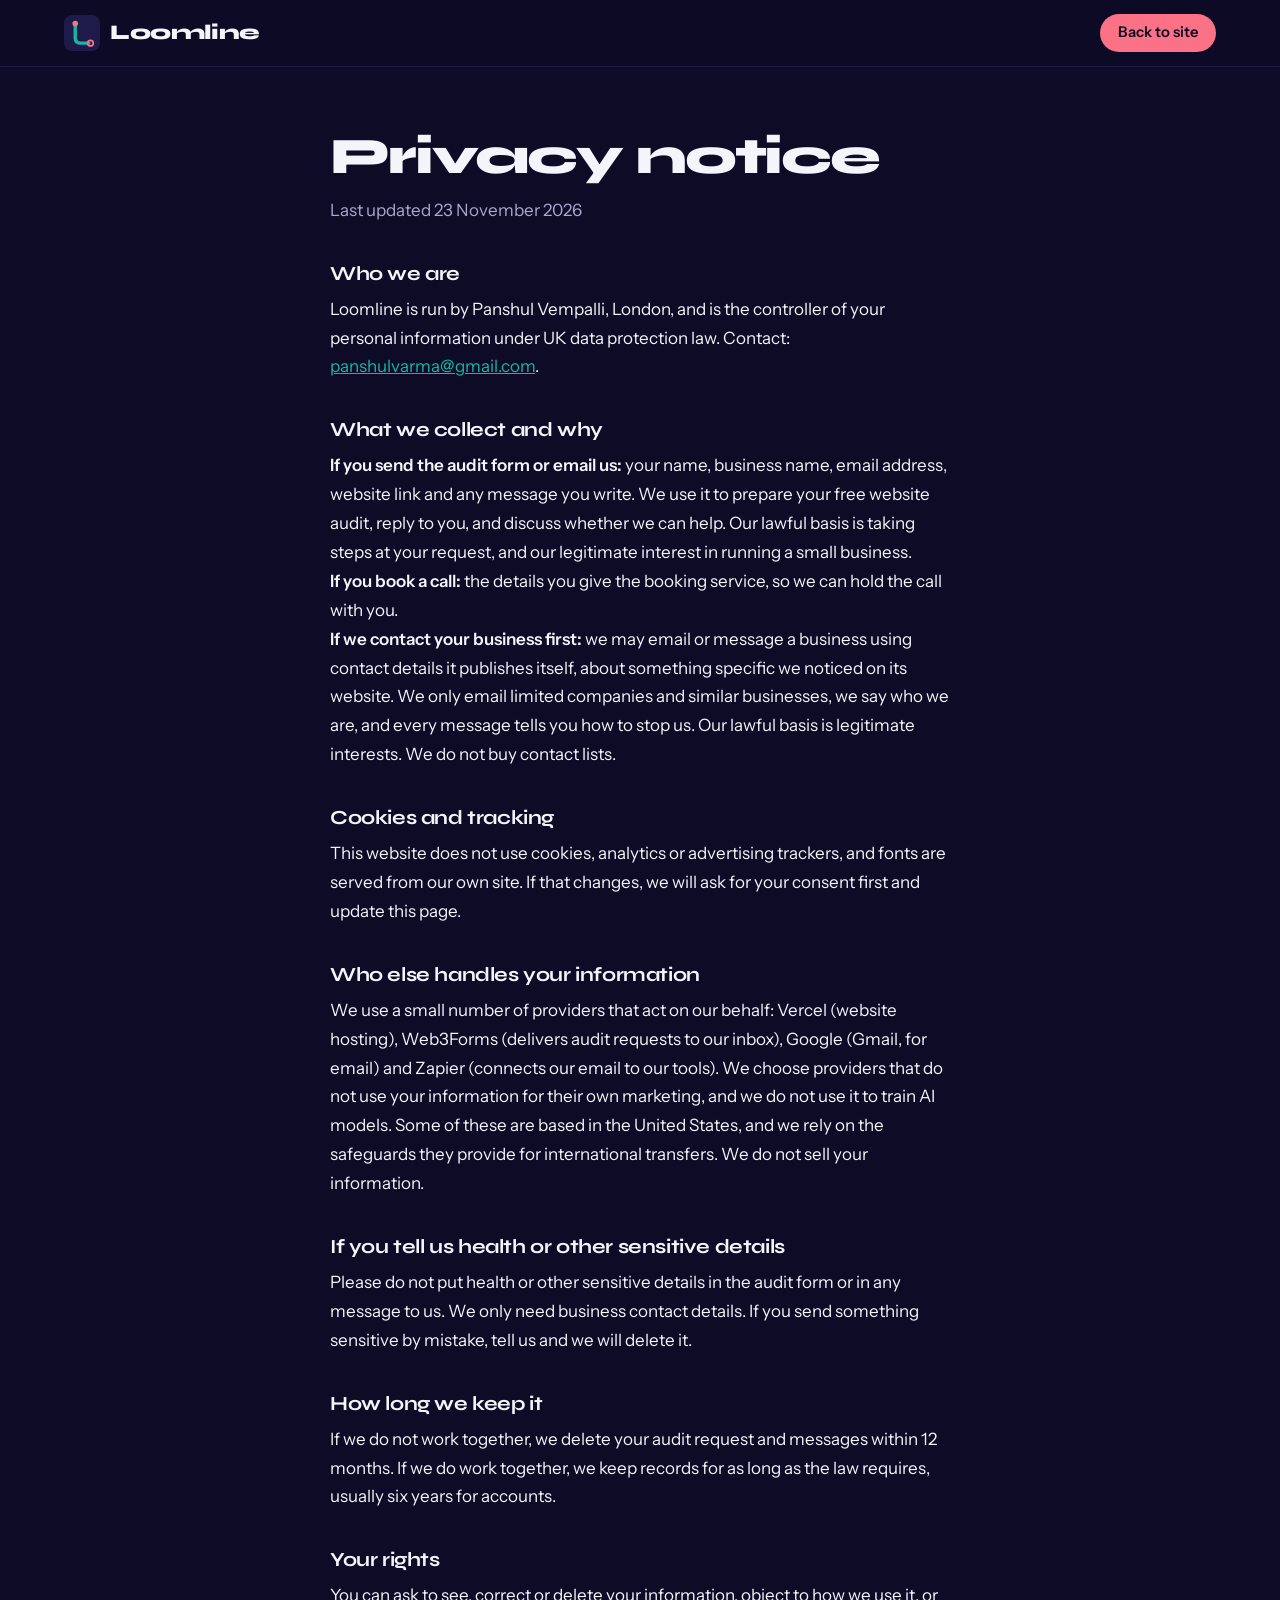
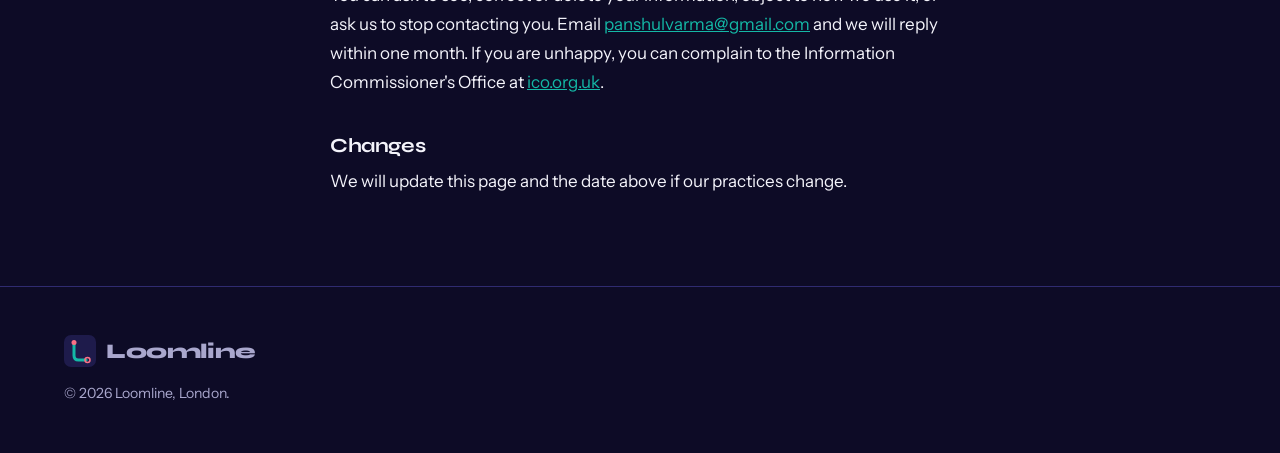
<file: privacy.html>
<!doctype html>
<html lang="en-GB">
<head>
<meta charset="utf-8">
<meta name="viewport" content="width=device-width, initial-scale=1">
<title>Privacy notice | Loomline</title>
<meta name="description" content="How Loomline collects and uses your personal information.">
<meta name="robots" content="index,follow">
<link rel="icon" href="favicon.svg" type="image/svg+xml">
<link rel="stylesheet" href="assets/styles.css">
<style>.legal{max-width:68ch;margin:0 auto;padding:130px var(--gutter) 90px}.legal h1{font:800 clamp(2rem,5vw,3.2rem)/1.05 var(--display);letter-spacing:-.04em;margin:0 0 12px}.legal h2{font:700 1.25rem/1.3 var(--display);margin:36px 0 8px}.legal p,.legal li{line-height:1.7;color:var(--text)}.legal a{color:var(--teal)}.legal .meta{color:var(--muted)}</style>
</head>
<body>
<a class="skip" href="#main">Skip to main content</a>
<header class="bar"><a class="brand" href="index.html" aria-label="Loomline home"><img src="assets/logo-icon.svg" alt="" width="36" height="36"><span>Loomline</span></a><nav class="nav" aria-label="Main" style="display:flex"><a class="btn btn--small" href="index.html">Back to site</a></nav></header>
<main id="main" class="legal">
<h1>Privacy notice</h1>
<p class="meta">Last updated 23 November 2026</p>

<h2>Who we are</h2>
<p>Loomline is run by Panshul Vempalli, London, and is the controller of your personal information under UK data protection law. Contact: <a href="mailto:panshulvarma@gmail.com">panshulvarma@gmail.com</a>.</p>

<h2>What we collect and why</h2>
<p><strong>If you send the audit form or email us:</strong> your name, business name, email address, website link and any message you write. We use it to prepare your free website audit, reply to you, and discuss whether we can help. Our lawful basis is taking steps at your request, and our legitimate interest in running a small business.</p>
<p><strong>If you book a call:</strong> the details you give the booking service, so we can hold the call with you.</p>
<p><strong>If we contact your business first:</strong> we may email or message a business using contact details it publishes itself, about something specific we noticed on its website. We only email limited companies and similar businesses, we say who we are, and every message tells you how to stop us. Our lawful basis is legitimate interests. We do not buy contact lists.</p>

<h2>Cookies and tracking</h2>
<p>This website does not use cookies, analytics or advertising trackers, and fonts are served from our own site. If that changes, we will ask for your consent first and update this page.</p>

<h2>Who else handles your information</h2>
<p>We use a small number of providers that act on our behalf: Vercel (website hosting), Web3Forms (delivers audit requests to our inbox), Google (Gmail, for email) and Zapier (connects our email to our tools). We choose providers that do not use your information for their own marketing, and we do not use it to train AI models. Some of these are based in the United States, and we rely on the safeguards they provide for international transfers. We do not sell your information.</p>

<h2>If you tell us health or other sensitive details</h2>
<p>Please do not put health or other sensitive details in the audit form or in any message to us. We only need business contact details. If you send something sensitive by mistake, tell us and we will delete it.</p>

<h2>How long we keep it</h2>
<p>If we do not work together, we delete your audit request and messages within 12 months. If we do work together, we keep records for as long as the law requires, usually six years for accounts.</p>

<h2>Your rights</h2>
<p>You can ask to see, correct or delete your information, object to how we use it, or ask us to stop contacting you. Email <a href="mailto:panshulvarma@gmail.com">panshulvarma@gmail.com</a> and we will reply within one month. If you are unhappy, you can complain to the Information Commissioner's Office at <a href="https://ico.org.uk/make-a-complaint/">ico.org.uk</a>.</p>

<h2>Changes</h2>
<p>We will update this page and the date above if our practices change.</p>
</main>
<footer class="foot"><div class="foot__inner"><a class="brand" href="index.html"><img src="assets/logo-icon.svg" alt="" width="32" height="32"><span>Loomline</span></a><p class="foot__legal">&copy; 2026 Loomline, London.</p></div></footer>
</body></html>
</file>
<file: assets/styles.css>
@font-face{font-family:'Syne';font-weight:700;font-style:normal;font-display:swap;src:url('fonts/syne-latin-700-normal.woff2') format('woff2')}
@font-face{font-family:'Syne';font-weight:800;font-style:normal;font-display:swap;src:url('fonts/syne-latin-800-normal.woff2') format('woff2')}
@font-face{font-family:'Instrument Sans';font-weight:400;font-style:normal;font-display:swap;src:url('fonts/instrument-sans-latin-400-normal.woff2') format('woff2')}
@font-face{font-family:'Instrument Sans';font-weight:500;font-style:normal;font-display:swap;src:url('fonts/instrument-sans-latin-500-normal.woff2') format('woff2')}
@font-face{font-family:'Instrument Sans';font-weight:600;font-style:normal;font-display:swap;src:url('fonts/instrument-sans-latin-600-normal.woff2') format('woff2')}
:root{
  --bg:#0D0B26; --surface:#15123A; --surface-2:#1E1B4B; --line:#2F2B70;
  --text:#F4F4FB; --muted:#A9A7CD; --teal:#14B8A6; --teal-deep:#0F766E; --coral:#FB7185;
  --paper:#F8FAFC; --ink:#1E1B4B; --slate:#334155;
  --gutter:clamp(36px,5vw,64px);
  --display:'Syne','Trebuchet MS',system-ui,sans-serif;
  --body:'Instrument Sans',system-ui,-apple-system,'Segoe UI',sans-serif;
}
*,*::before,*::after{box-sizing:border-box}
html{scroll-behavior:smooth;-webkit-text-size-adjust:100%}
body{margin:0;background:var(--bg);color:var(--text);font-family:var(--body);font-size:1.0625rem;line-height:1.6;overflow-x:hidden}
img,svg,canvas{display:block;max-width:100%}
a{color:inherit}
:focus-visible{outline:3px solid var(--teal);outline-offset:3px;border-radius:4px}
.skip{position:fixed;left:12px;top:-60px;background:var(--coral);color:var(--bg);padding:10px 16px;border-radius:8px;z-index:100;font-weight:600;text-decoration:none}
.skip:focus{top:12px}
h1,h2,h3{font-family:var(--display);line-height:1.05;margin:0;letter-spacing:-0.02em}
p{margin:0}

/* header */
.bar{position:fixed;inset:0 0 auto 0;z-index:50;display:flex;align-items:center;justify-content:space-between;padding:14px var(--gutter);background:rgba(13,11,38,.86);border-bottom:1px solid rgba(47,43,112,.55);backdrop-filter:blur(10px);-webkit-backdrop-filter:blur(10px)}
.brand{display:inline-flex;align-items:center;gap:10px;text-decoration:none;font-family:var(--display);font-weight:800;font-size:1.3rem;letter-spacing:-0.02em}
.nav{display:flex;align-items:center;gap:clamp(14px,2vw,28px);font-size:.95rem}
.nav a{text-decoration:none;color:var(--muted);transition:color .2s}
.nav a:hover{color:var(--text)}
.nav .btn{color:var(--bg)}
.bar__toggle{display:none;background:transparent;color:var(--text);border:1px solid var(--line);border-radius:999px;padding:8px 16px;font:inherit;cursor:pointer}

/* buttons */
.btn{display:inline-block;background:var(--coral);color:var(--bg);font-weight:600;text-decoration:none;border:0;border-radius:999px;padding:16px 28px;font:600 1rem/1.2 var(--body);cursor:pointer;transition:box-shadow .25s,transform .25s;will-change:transform}
.btn:hover{box-shadow:0 10px 40px -8px rgba(251,113,133,.65)}
.btn--small{padding:10px 18px;font-size:.92rem}
.btn--ink{background:var(--ink);color:var(--paper);width:100%;margin-top:6px}
.btn--ink:hover{box-shadow:0 10px 30px -10px rgba(30,27,75,.6)}

/* hero */
.hero{position:relative;min-height:100svh;display:flex;align-items:flex-end;overflow:hidden}
.hero__canvas{position:absolute;inset:0;width:100%;height:100%;touch-action:pan-y}
.hero__inner{position:relative;z-index:2;width:min(1180px,100% - 2*var(--gutter));margin:0 auto;padding:140px 0 clamp(48px,9vh,96px);pointer-events:none}
.hero__inner a{pointer-events:auto}
.hero__title{font-weight:800;font-size:clamp(2.1rem,5.5vw,5rem);letter-spacing:-0.035em;line-height:1}
.hero__line{display:block;overflow:hidden;padding-bottom:.08em}
.hero__line>span{display:block}
.hero__lead{max-width:52ch;margin-top:28px;font-size:clamp(1.05rem,1.6vw,1.25rem);color:var(--muted)}
.hero__actions{display:flex;flex-wrap:wrap;align-items:center;gap:18px 28px;margin-top:32px}
.hero__hint{font-size:.92rem;color:var(--muted);max-width:40ch}

/* load sequence (CSS only so nothing depends on JS finishing) */
@keyframes rise{from{transform:translateY(105%)}to{transform:none}}
@keyframes fadeup{from{opacity:0;transform:translateY(14px)}to{opacity:1;transform:none}}
.js .hero__line>span{animation:rise 1s cubic-bezier(.2,.8,.2,1) both}
.js .hero__line:nth-child(1)>span{animation-delay:.55s}
.js .hero__line:nth-child(2)>span{animation-delay:.7s}
.js .hero__line:nth-child(3)>span{animation-delay:.85s}
.js .hero__lead,.js .hero__actions{animation:fadeup .9s ease both;animation-delay:1.3s}

/* scroll thread */
main{position:relative}
.thread{position:absolute;left:0;top:0;width:100%;height:100%;pointer-events:none;overflow:visible;z-index:0}
.thread__base{fill:none;stroke:var(--line);stroke-width:2}
.thread__draw{fill:none;stroke:var(--teal);stroke-width:3;stroke-linecap:round}
.thread__node{fill:var(--bg);stroke:var(--line);stroke-width:2;transition:fill .3s,stroke .3s}
.thread__node.is-on{fill:var(--coral);stroke:var(--coral)}
.thread__head{fill:var(--coral);filter:drop-shadow(0 0 8px rgba(251,113,133,.9))}

/* sections */
.section,.contact{position:relative;z-index:1}
.section{padding:clamp(72px,10vw,140px) 0}
.wrap{width:min(1180px,100% - 2*var(--gutter));margin:0 auto}
.split{display:grid;grid-template-columns:1fr;gap:48px}
@media(min-width:900px){.split{grid-template-columns:1fr 1fr;gap:72px;align-items:start}}
.section__title{font-weight:700;font-size:clamp(1.9rem,4.4vw,3.4rem);max-width:19ch}
.section__lead{max-width:58ch;margin-top:22px;color:var(--muted);font-size:1.12rem}
.section__note{max-width:58ch;margin-top:26px;color:var(--muted);font-size:.95rem}
.section__cta{margin-top:30px}

/* offer rows */
.rows{margin-top:56px;border-top:1px solid var(--line)}
.row{display:grid;gap:10px 40px;padding:30px 0;border-bottom:1px solid var(--line);transition:padding-left .3s,border-color .3s}
@media(min-width:800px){.row{grid-template-columns:minmax(0,1fr) minmax(0,1.2fr);align-items:baseline}}
.row h3{font-size:clamp(1.4rem,2.6vw,2.1rem);font-weight:700}
.row p{color:var(--muted);max-width:56ch}
.row:hover{padding-left:14px;border-bottom-color:var(--teal)}

/* chat demo */
.chips{display:flex;flex-wrap:wrap;gap:10px;margin-top:30px}
.chip{background:transparent;color:var(--text);border:1px solid var(--line);border-radius:999px;padding:10px 20px;font:500 .98rem var(--body);cursor:pointer;transition:background .2s,border-color .2s,color .2s}
.chip:hover{border-color:var(--teal)}
.chip[aria-pressed="true"]{background:var(--teal);border-color:var(--teal);color:var(--bg)}
.chat{background:var(--surface);border:1px solid var(--line);border-radius:24px;padding:20px;box-shadow:0 30px 80px -30px rgba(0,0,0,.7)}
.chat__head{display:flex;align-items:center;gap:10px;padding-bottom:16px;border-bottom:1px solid var(--line)}
.chat__dot{width:10px;height:10px;border-radius:50%;background:var(--teal);box-shadow:0 0 10px var(--teal)}
.chat__head{flex-wrap:wrap}
.chat__tag{margin-left:auto;white-space:nowrap;font-size:.8rem;color:var(--muted);border:1px solid var(--line);border-radius:999px;padding:3px 10px}
.chat__log{min-height:290px;display:flex;flex-direction:column;gap:10px;padding:18px 0}
.msg{max-width:84%;padding:12px 16px;border-radius:18px;font-size:1rem;line-height:1.45;animation:fadeup .35s ease both}
.msg--bot{background:var(--surface-2);border-bottom-left-radius:6px;align-self:flex-start}
.msg--me{background:var(--teal);color:var(--bg);border-bottom-right-radius:6px;align-self:flex-end;font-weight:500}
.typing{display:inline-flex;gap:5px;align-items:center;height:1.45em}
.typing i{width:7px;height:7px;border-radius:50%;background:var(--muted);animation:blink 1s infinite}
.typing i:nth-child(2){animation-delay:.15s}.typing i:nth-child(3){animation-delay:.3s}
@keyframes blink{0%,60%,100%{opacity:.3;transform:none}30%{opacity:1;transform:translateY(-3px)}}
.lead-card{border:1px dashed var(--coral);border-radius:14px;padding:14px 16px;margin-top:4px;animation:fadeup .5s ease both}
.lead-card[hidden]{display:none}
.lead-card h4{margin:0 0 8px;font:700 .95rem var(--display);color:var(--coral)}
.lead-card dl{margin:0;display:grid;grid-template-columns:auto 1fr;gap:4px 16px;font-size:.93rem}
.lead-card dt{color:var(--muted)}.lead-card dd{margin:0}
.chat__replay{margin-top:14px;background:transparent;border:0;color:var(--teal);font:600 .93rem var(--body);cursor:pointer;padding:6px 0;text-decoration:underline;text-underline-offset:4px}

/* concept frames */
.frames{display:grid;gap:28px;margin-top:56px;grid-template-columns:repeat(auto-fit,minmax(260px,1fr))}
.frame{display:flex;flex-direction:column;background:var(--surface);border:1px solid var(--line);border-radius:16px;overflow:hidden;transform:perspective(900px) rotateX(var(--rx,0deg)) rotateY(var(--ry,0deg));transition:transform .25s ease,border-color .25s;position:relative}
.frame:hover,.frame:focus-visible{border-color:var(--teal)}
.frame::after{content:"";position:absolute;inset:0;pointer-events:none;background:radial-gradient(circle at var(--gx,50%) var(--gy,0%),rgba(255,255,255,.12),transparent 55%);opacity:0;transition:opacity .25s}
.frame:hover::after{opacity:1}
.frame__top{display:flex;gap:6px;padding:10px 14px;background:var(--surface-2)}
.frame__top i{width:9px;height:9px;border-radius:50%;background:var(--line)}
.frame__screen{padding:18px;min-height:230px;display:flex;flex-direction:column;gap:10px}
.frame__meta{flex:1}
.frame__screen--a{background:#F1F5F9;color:#0F172A}
.frame__screen--b{background:#FAF5F0;color:#3B2A22}
.frame__screen--c{background:#ECF6F4;color:#12332E}
.mini-nav{display:flex;justify-content:space-between;font-size:.72rem;font-weight:600;opacity:.75}
.mini-h{font:800 1.5rem/1.05 var(--display);margin-top:14px;letter-spacing:-0.02em}
.mini-p{font-size:.8rem;opacity:.8;max-width:30ch}
.mini-btn{margin-top:auto;align-self:flex-start;font-size:.78rem;font-weight:600;padding:8px 14px;border-radius:999px;color:#fff}
.frame__screen--a .mini-btn{background:#0F766E}
.frame__screen--b .mini-btn{background:#B45309}
.frame__screen--c .mini-btn{background:#0F766E}
.frame__meta{padding:18px 20px 22px}
.frame__meta h3{font-size:1.25rem;margin:10px 0 6px}
.frame__meta p{font-size:.95rem;color:var(--muted)}
.badge{display:inline-block;font-size:.78rem;font-weight:600;color:var(--coral);border:1px solid var(--coral);border-radius:999px;padding:2px 10px}

/* accordion */
.acc{border-top:1px solid var(--line)}
.acc details{border-bottom:1px solid var(--line)}
.acc summary{list-style:none;cursor:pointer;padding:22px 40px 22px 0;font:700 1.2rem var(--display);letter-spacing:-0.01em;position:relative}
.acc summary::-webkit-details-marker{display:none}
.acc summary::after{content:"";position:absolute;right:6px;top:50%;width:12px;height:12px;border-right:2px solid var(--teal);border-bottom:2px solid var(--teal);transform:translateY(-70%) rotate(45deg);transition:transform .3s}
.acc details[open] summary::after{transform:translateY(-30%) rotate(-135deg)}
.acc details p{padding:0 40px 24px 0;color:var(--muted);max-width:52ch}
.acc details[open] p{animation:fadeup .35s ease both}

/* steps */
.steps{list-style:none;margin:56px 0 0;padding:0;display:grid;gap:36px;grid-template-columns:repeat(auto-fit,minmax(220px,1fr))}
.steps li{border-top:2px solid var(--line);padding-top:20px}
.steps li:hover{border-top-color:var(--teal)}
.steps__n{font:800 2.6rem/1 var(--display);color:var(--teal)}
.steps h3{font-size:1.3rem;margin:14px 0 8px}
.steps p{color:var(--muted)}

/* ticks */
.ticks{list-style:none;margin:30px 0 0;padding:0;display:grid;gap:16px;max-width:52ch}
.ticks li{position:relative;padding-left:34px;color:var(--text)}
.ticks li::before{content:"";position:absolute;left:0;top:.28em;width:18px;height:18px;border-radius:50%;background:var(--teal)}
.ticks li::after{content:"";position:absolute;left:6px;top:.5em;width:5px;height:9px;border-right:2px solid var(--bg);border-bottom:2px solid var(--bg);transform:rotate(40deg)}

/* contact (light) */
.contact{background:var(--paper);color:var(--ink);padding:clamp(72px,10vw,140px) 0}
.section__title--ink{color:var(--ink)}
.section__lead--ink{color:var(--slate)}
.form{background:#fff;border:1px solid #E2E8F0;border-radius:20px;padding:clamp(20px,3vw,34px);box-shadow:0 30px 60px -40px rgba(30,27,75,.35)}
.form__trap{position:absolute;left:-9999px;height:0;overflow:hidden}
.field{margin-bottom:16px}
.field label{display:block;font-weight:600;font-size:.95rem;margin-bottom:6px;color:var(--ink)}
.field__opt{font-weight:400;color:var(--slate)}
.field input,.field textarea{width:100%;font:1rem var(--body);color:var(--ink);background:var(--paper);border:1.5px solid #94A3B8;border-radius:10px;padding:12px 14px}
.field input:focus,.field textarea:focus{outline:3px solid var(--teal);outline-offset:1px;border-color:var(--teal-deep)}
.field .is-bad{border-color:#BE123C}
.check{display:flex;gap:10px;align-items:flex-start;margin:6px 0 18px}
.check input{margin-top:.35em;width:18px;height:18px;accent-color:var(--teal-deep)}
.check label{font-size:.95rem;color:var(--slate)}
.form__status{min-height:1.4em;margin-top:12px;font-weight:600}
.form__status.is-ok{color:var(--teal-deep)}.form__status.is-err{color:#BE123C}
.form__privacy{margin-top:10px;font-size:.85rem;color:var(--slate)}

/* footer */
.foot{background:var(--bg);padding:48px var(--gutter);border-top:1px solid var(--line);position:relative;z-index:1}
.foot__inner{width:min(1180px,100%);margin:0 auto;display:grid;gap:14px;color:var(--muted)}
.foot__legal{font-size:.88rem}

/* small screens */
@media(max-width:860px){
  .bar__toggle{display:inline-block}
  .nav{position:fixed;inset:64px 0 auto 0;flex-direction:column;align-items:stretch;gap:0;background:var(--surface);border-bottom:1px solid var(--line);padding:8px var(--gutter) 20px;display:none}
  .nav.is-open{display:flex}
  .nav a{padding:14px 0;border-bottom:1px solid var(--line);color:var(--text)}
  .nav .btn{margin-top:14px;text-align:center;border-bottom:0}
  .hero__title{font-size:clamp(2rem,9.2vw,3.4rem)}
}

/* reduced motion: still, complete, readable */
@media(prefers-reduced-motion:reduce){
  html{scroll-behavior:auto}
  *,*::before,*::after{animation:none!important;transition:none!important}
  .frame{transform:none!important}
}

/* ---------- reel section ---------- */
.reel{position:relative;z-index:1;padding:clamp(72px,10vw,140px) 0}
.reel__inner{width:min(1180px,100% - 2*var(--gutter));margin:0 auto;display:grid;gap:48px;align-items:center}
@media(min-width:900px){.reel__inner{grid-template-columns:1fr 1fr;gap:72px}}
.reel__sound{margin-top:28px;background:transparent;color:var(--text);border:1px solid var(--line);border-radius:999px;padding:12px 22px;font:500 .98rem var(--body);cursor:pointer;transition:border-color .15s ease,background-color .15s ease,transform .1s ease-out}
.reel__sound:hover{border-color:var(--teal)}
.reel__sound:active{transform:scale(.97)}
.reel__sound[aria-pressed="true"]{background:var(--teal);border-color:var(--teal);color:var(--bg)}
.reel__stage{display:flex;justify-content:center;perspective:1400px}
.reel__phone{width:min(340px,78vw);aspect-ratio:9/16;border-radius:38px;padding:10px;background:linear-gradient(160deg,#2a2766,#15123A);border:1px solid var(--line);box-shadow:0 40px 90px -30px rgba(20,184,166,.35),0 30px 60px -30px rgba(0,0,0,.8);transform-origin:50% 60%;will-change:transform}
.reel__video{display:block;width:100%;height:100%;object-fit:cover;border-radius:30px;background:var(--bg)}
.split-line{overflow:hidden;padding-bottom:.08em}

/* ================= v4 motion layer ================= */
/* Lenis */
html.lenis,html.lenis body{height:auto}
.lenis.lenis-smooth{scroll-behavior:auto!important}
.lenis.lenis-stopped{overflow:clip}

/* hero title waits for the character reveal (only when motion will run; fallback shows it) */
.motion-ok .hero__line>span{animation:none}
.motion-ok .hero__title{visibility:hidden}
.motion-fallback .hero__title{visibility:visible}
.hero__inner{will-change:transform,opacity}

/* manifesto */
.manifesto{position:relative;z-index:1;padding:clamp(80px,12vw,180px) 0}
.manifesto__text{width:min(1100px,100% - 2*var(--gutter));margin:0 auto;font:700 clamp(1.9rem,4.6vw,4rem)/1.12 var(--display);letter-spacing:-0.025em;color:var(--text)}

/* service panels: stacked by default, horizontal when motion.js adds .is-horizontal */
.panels-viewport{position:relative;margin-top:56px}
.panels{display:grid;gap:24px;width:min(1180px,100% - 2*var(--gutter));margin:0 auto}
.panel{display:grid;gap:28px;align-items:center;background:var(--surface);border:1px solid var(--line);border-radius:28px;padding:clamp(24px,4vw,56px)}
@media(min-width:900px){.panel{grid-template-columns:1.1fr 1fr;gap:56px}}
.panel__art{width:100%;max-width:440px;height:auto;overflow:visible}
.panel__art .draw{fill:none;stroke:var(--teal);stroke-width:3;stroke-linecap:round;stroke-linejoin:round}
.panel__art .draw--coral{stroke:var(--coral)}
.panel h3{font-size:clamp(1.6rem,3vw,2.6rem);font-weight:700;margin-bottom:16px}
.panel p{color:var(--muted);font-size:1.08rem;max-width:44ch}
.panels-viewport.is-horizontal{overflow:hidden;height:100vh;display:flex;align-items:center;margin-top:0}
.is-horizontal .panels{display:flex;width:max-content;margin:0;padding:0 var(--gutter);gap:40px}
.is-horizontal .panel{width:min(78vw,940px);min-height:min(64vh,560px);flex:none}

/* marquee */
.marquee{position:relative;z-index:1;overflow:hidden;padding:36px 0;border-block:1px solid var(--line);margin:clamp(40px,6vw,80px) 0}
.marquee__track{display:flex;align-items:center;gap:40px;width:max-content;will-change:transform}
.marquee span{font:800 clamp(2.6rem,7vw,6.4rem)/1 var(--display);letter-spacing:-0.03em;color:transparent;-webkit-text-stroke:1.5px #5a56b8;white-space:nowrap}
.marquee span:nth-of-type(3n+2){color:var(--teal);-webkit-text-stroke:0}
.marquee i{flex:none;width:18px;height:18px;border-radius:50%;background:var(--coral)}

/* steps rail */
.steps-wrap{position:relative}
.steps__rail{display:none}
@media(min-width:1000px){
  .steps__rail{display:block;position:absolute;left:0;right:0;top:56px;height:2px;z-index:1;pointer-events:none}
  .steps__rail span{display:block;height:100%;background:var(--teal);transform:scaleX(0);transform-origin:left center;box-shadow:0 0 12px rgba(20,184,166,.7)}
}
.steps li.is-lit .steps__n{color:var(--coral)}
.steps__n{transition:color .3s ease}

/* cursor ring (fine pointers only, added by JS) */
.cursor{position:fixed;left:0;top:0;width:34px;height:34px;margin:-17px 0 0 -17px;border:1.5px solid var(--teal);border-radius:50%;pointer-events:none;z-index:200;opacity:0;transition:border-color .2s ease,opacity .2s ease;mix-blend-mode:normal}
.cursor.is-on{opacity:.9}
.cursor.is-link{border-color:var(--coral)}

@media(prefers-reduced-motion:reduce){
  .motion-ok .hero__title{visibility:visible}
  .cursor{display:none}
}

/* ================= v5 hero ================= */
.hero{align-items:center}
.hero__inner{padding:120px 0 clamp(48px,8vh,88px)}
.hero__grid{display:grid;gap:48px;align-items:center}
@media(min-width:1100px){
  .hero__grid{grid-template-columns:minmax(0,1.08fr) minmax(0,.92fr);gap:56px}
  .hero__title{font-size:clamp(2.4rem,3.9vw,4.4rem)}
}
.hero__title .char{display:inline-block;will-change:transform}
.stitch{display:block;width:min(560px,92%);height:22px;margin-top:18px;overflow:visible}
.stitch__line{fill:none;stroke:var(--coral);stroke-width:3;stroke-linecap:round;stroke-dasharray:14 10}

/* live build demo: default styles = finished frame (what no-JS and reduced motion see) */
.build{margin:0;pointer-events:auto}
.build__frame{position:relative;background:#15123A;border:1px solid var(--line);border-radius:22px;padding:10px;box-shadow:0 50px 100px -40px rgba(20,184,166,.35),0 30px 60px -30px rgba(0,0,0,.8);transform-style:preserve-3d}
.build__bar{display:flex;align-items:center;gap:6px;padding:4px 8px 10px}
.build__bar i{width:9px;height:9px;border-radius:50%;background:#2F2B70}
.build__url{margin-left:12px;flex:1;font-size:.78rem;color:var(--muted);background:#0D0B26;border-radius:999px;padding:4px 14px}
.build__page{position:relative;overflow:hidden;border-radius:14px;background:#F8FAFC;color:#0F172A;aspect-ratio:16/11;padding:16px 18px;display:flex;flex-direction:column;gap:14px}
.b-nav{display:flex;align-items:center;gap:10px}
.b-logo{font:800 .9rem var(--display);letter-spacing:-0.02em;color:#0F766E;margin-right:auto;transform-origin:left center}
.b-link{width:46px;height:8px;border-radius:4px;background:#CBD5E1;transform-origin:left center}
.b-hero{display:grid;grid-template-columns:1.25fr 1fr;gap:16px;flex:1;min-height:0}
.b-text{display:flex;flex-direction:column;gap:9px;justify-content:center}
.b-h{position:relative;font:800 clamp(1rem,1.9vw,1.55rem)/1.05 var(--display);letter-spacing:-0.03em;min-height:2.1em;border-radius:6px;transform-origin:left center}
.b-p{height:8px;border-radius:4px;background:#CBD5E1;width:92%;transform-origin:left center}
.b-p--short{width:64%}
.b-btn{align-self:flex-start;margin-top:4px;background:var(--coral);color:#0D0B26;font-weight:600;font-size:.8rem;padding:8px 16px;border-radius:999px;transform-origin:left center}
.b-img{border-radius:12px;background:linear-gradient(150deg,#14B8A6,#1E1B4B);display:grid;place-items:center}
.b-img svg{width:44%;fill:none;stroke:#F8FAFC;stroke-width:3.5;stroke-linecap:round;stroke-linejoin:round}
.b-cards{display:grid;grid-template-columns:repeat(3,1fr);gap:10px}
.b-cards span{height:46px;border-radius:10px;background:#E2E8F0;display:flex;align-items:center;padding:0 10px}
.b-cards i{width:18px;height:18px;border-radius:6px;background:#14B8A6;opacity:.7}
.b-chat{position:absolute;right:14px;bottom:14px;width:min(250px,62%);background:#fff;border:1px solid #E2E8F0;border-radius:14px;box-shadow:0 18px 40px -16px rgba(15,23,42,.45);padding:10px;display:flex;flex-direction:column;gap:7px;font-size:.74rem;line-height:1.35}
.b-chat__head{display:flex;align-items:center;gap:6px;font-weight:600;color:#0F172A}
.b-chat__head i{width:8px;height:8px;border-radius:50%;background:#14B8A6}
.b-chat__head em{margin-left:auto;font-style:normal;font-size:.66rem;border:1px solid #CBD5E1;border-radius:999px;padding:1px 7px;color:#475569}
.b-msg{max-width:88%;padding:7px 10px;border-radius:12px}
.b-msg--bot{background:#EEF2FF;align-self:flex-start;position:relative}
.b-msg--me{background:#14B8A6;color:#0D0B26;align-self:flex-end;font-weight:500}
.b-typing{display:none;gap:4px}
.b-typing i{width:6px;height:6px;border-radius:50%;background:#64748B}
.b-cursor{position:absolute;left:0;top:0;width:22px;height:22px;fill:#0F172A;stroke:#fff;stroke-width:1.5;opacity:0;pointer-events:none}
.b-ripple{position:absolute;left:0;top:0;width:44px;height:44px;margin:-22px 0 0 -22px;border-radius:50%;border:2px solid var(--coral);opacity:0;pointer-events:none}
.build__toast{position:absolute;left:50%;top:54px;transform:translateX(-50%);display:flex;align-items:center;gap:10px;background:#0D0B26;color:var(--text);border:1px solid var(--coral);border-radius:14px;padding:10px 14px;font-size:.8rem;white-space:nowrap;box-shadow:0 20px 40px -18px rgba(251,113,133,.55)}
.build__toast i{width:10px;height:10px;border-radius:50%;background:var(--coral);box-shadow:0 0 10px var(--coral)}
.build__toast strong{color:var(--coral);margin-right:6px}
.build figcaption{margin-top:12px;font-size:.85rem;color:var(--muted)}
@media(max-width:1099px){.build{max-width:560px}}
@media(max-width:560px){.build__toast{white-space:normal;width:86%}.b-chat{width:70%}}
/* v5 hero sizing: keep the headline on three lines beside the demo */
.hero__line>span{white-space:nowrap}
@media(min-width:1100px){
  .hero__inner{width:min(1320px,100% - 2*var(--gutter))}
  .hero__grid{grid-template-columns:minmax(0,1.1fr) minmax(0,.9fr);gap:64px}
  .hero__title{font-size:clamp(2.3rem,3.45vw,4.2rem)}
}
@media(max-width:1099px){.hero__title{font-size:clamp(1.9rem,7.6vw,4.4rem)}}
@media(max-width:600px){
  .build__page{aspect-ratio:4/5;padding:14px}
  .b-hero{grid-template-columns:1fr;grid-template-rows:auto 1fr}
  .b-img{min-height:90px}
  .b-cards{display:none}
  .b-h{font-size:1.25rem}
  .b-chat{width:82%;font-size:.72rem}
  .build__toast{top:46px;font-size:.74rem}
}

/* ================= v6: loom, 3D orb, ambient motion ================= */
.loom{position:relative;z-index:1;padding:clamp(72px,9vw,120px) 0;background:radial-gradient(60% 50% at 70% 50%,rgba(20,184,166,.08),transparent 70%)}
.loom__inner{width:min(1180px,100% - 2*var(--gutter));margin:0 auto;display:grid;gap:40px;align-items:center}
@media(min-width:900px){.loom{min-height:100vh;display:flex;align-items:center}.loom__inner{grid-template-columns:minmax(0,.9fr) minmax(0,1.1fr);gap:64px}}
.loom__stage{display:flex;justify-content:center}
#loomCanvas{width:100%;max-width:560px;height:auto;aspect-ratio:640/720}
@media(min-width:900px){#loomCanvas{max-height:84vh;width:auto}}
.loom__stages{list-style:none;margin:32px 0 0;padding:0;display:grid;gap:10px;counter-reset:st}
.loom__stages li{counter-increment:st;display:grid;grid-template-columns:44px 1fr;column-gap:14px;padding:14px 16px;border:1px solid var(--line);border-radius:14px;color:var(--muted);transition:border-color .35s ease,background-color .35s ease,color .35s ease}
.loom__stages li::before{content:counter(st);grid-row:span 2;font:800 1.6rem/1 var(--display);color:var(--line);transition:color .35s ease}
.loom__stages li span{font:700 1.15rem var(--display);color:var(--text)}
.loom__stages li.is-on{border-color:var(--teal);background:rgba(20,184,166,.07);color:var(--text)}
.loom__stages li.is-on::before{color:var(--coral)}

/* manifesto + 3D orb */
.manifesto__inner{width:min(1180px,100% - 2*var(--gutter));margin:0 auto;display:grid;gap:24px;align-items:center}
.manifesto__inner .manifesto__text{width:auto;margin:0}
@media(min-width:1000px){.manifesto__inner{grid-template-columns:minmax(0,1.25fr) minmax(0,.75fr);gap:40px}.manifesto__inner .orb{order:2}}
.orb{position:relative;width:100%;aspect-ratio:1/1;max-width:520px;justify-self:center}
.orb canvas{position:absolute;inset:0;width:100%;height:100%;display:block}
@media(max-width:999px){.orb{max-width:340px}}

/* ambient: shine on primary buttons */
.btn--magnet{position:relative;overflow:hidden;isolation:isolate}
.btn--magnet::after{content:"";position:absolute;inset:0;background:linear-gradient(105deg,transparent 35%,rgba(255,255,255,.55) 50%,transparent 65%);transform:translateX(-120%);animation:shine 5.5s ease-in-out 2.5s infinite;z-index:-1}
@keyframes shine{0%,70%{transform:translateX(-120%)}85%,100%{transform:translateX(120%)}}

/* ambient: drifting colour behind the contact form */
.contact{overflow:hidden}
.contact::before,.contact::after{content:"";position:absolute;width:56vmax;height:56vmax;border-radius:50%;pointer-events:none;z-index:0}
.contact::before{left:-18vmax;top:-20vmax;background:radial-gradient(closest-side,rgba(20,184,166,.20),transparent);animation:drift1 18s ease-in-out infinite alternate}
.contact::after{right:-20vmax;bottom:-24vmax;background:radial-gradient(closest-side,rgba(251,113,133,.18),transparent);animation:drift2 22s ease-in-out infinite alternate}
.contact .wrap{position:relative;z-index:1}
@keyframes drift1{to{transform:translate(14vmax,10vmax) scale(1.15)}}
@keyframes drift2{to{transform:translate(-12vmax,-14vmax) scale(.9)}}

/* ambient: a light runs along the process rail */
@media(min-width:1000px){
  .steps__rail::after{content:"";position:absolute;top:-3px;left:0;width:90px;height:8px;border-radius:8px;background:radial-gradient(closest-side,rgba(251,113,133,.95),transparent);opacity:0;animation:runlight 4.5s ease-in-out 1s infinite}
}
@keyframes runlight{0%{transform:translateX(-60px);opacity:0}10%{opacity:1}90%{opacity:1}100%{transform:translateX(calc(min(1180px,100vw - 2*var(--gutter)) - 30px));opacity:0}}
.loom__stages{padding-left:8px}

/* v7: person-led hero CTA, promise strip, booking section */
.hero__title{font-weight:800;letter-spacing:-0.045em}
.bookpill{display:inline-flex;align-items:center;gap:14px;padding:8px 8px 8px 10px;border:1px solid var(--line);border-radius:999px;background:rgba(21,18,58,.7);backdrop-filter:blur(8px)}
.bookpill__mark{display:grid;place-items:center;width:44px;height:44px;border-radius:50%;background:var(--teal);color:var(--bg);font:800 1rem/1 var(--display);letter-spacing:-.02em}
.bookpill__mark--lg{width:72px;height:72px;font-size:1.5rem;margin:0 auto 14px}
.bookpill__text{font-weight:600;color:var(--text);white-space:nowrap}
.hero__alt{color:var(--muted);text-underline-offset:4px}
.hero__alt:hover{color:var(--text)}
.promises{border-block:1px solid var(--line);background:var(--surface)}
.promises__list{list-style:none;margin:0 auto;padding:28px var(--gutter);max-width:1200px;display:grid;grid-template-columns:repeat(4,1fr);gap:24px 32px}
.promises__list strong{display:block;font:700 1.05rem/1.3 var(--display);color:var(--text);margin-bottom:4px}
.promises__list span{color:var(--muted);font-size:.95rem;line-height:1.5}
.book{padding:clamp(72px,10vw,140px) 0;background:var(--bg)}
.book__inner{display:grid;grid-template-columns:1.4fr 1fr;gap:clamp(32px,6vw,96px);align-items:center}
.book__title{font:800 clamp(2.2rem,5vw,4.4rem)/1 var(--display);letter-spacing:-.045em;margin:0 0 24px}
.book__card{text-align:center;padding:36px 28px;border:1px solid var(--line);border-radius:28px;background:linear-gradient(160deg,var(--surface),var(--surface-2))}
.book__name{font:700 1.4rem/1.2 var(--display);margin:0}
.book__role{color:var(--muted);margin:4px 0 22px}
.book__note{color:var(--muted);font-size:.9rem;margin:16px 0 0}
@media (max-width:899px){
  .promises__list{grid-template-columns:1fr 1fr}
  .book__inner{grid-template-columns:1fr}
  .bookpill{flex-wrap:wrap;border-radius:28px}
  .bookpill__text{white-space:normal}
}
@media (max-width:520px){.promises__list{grid-template-columns:1fr}}
.book__note a,.foot a[href^="mailto"]{color:var(--teal);text-underline-offset:3px}
</file>
